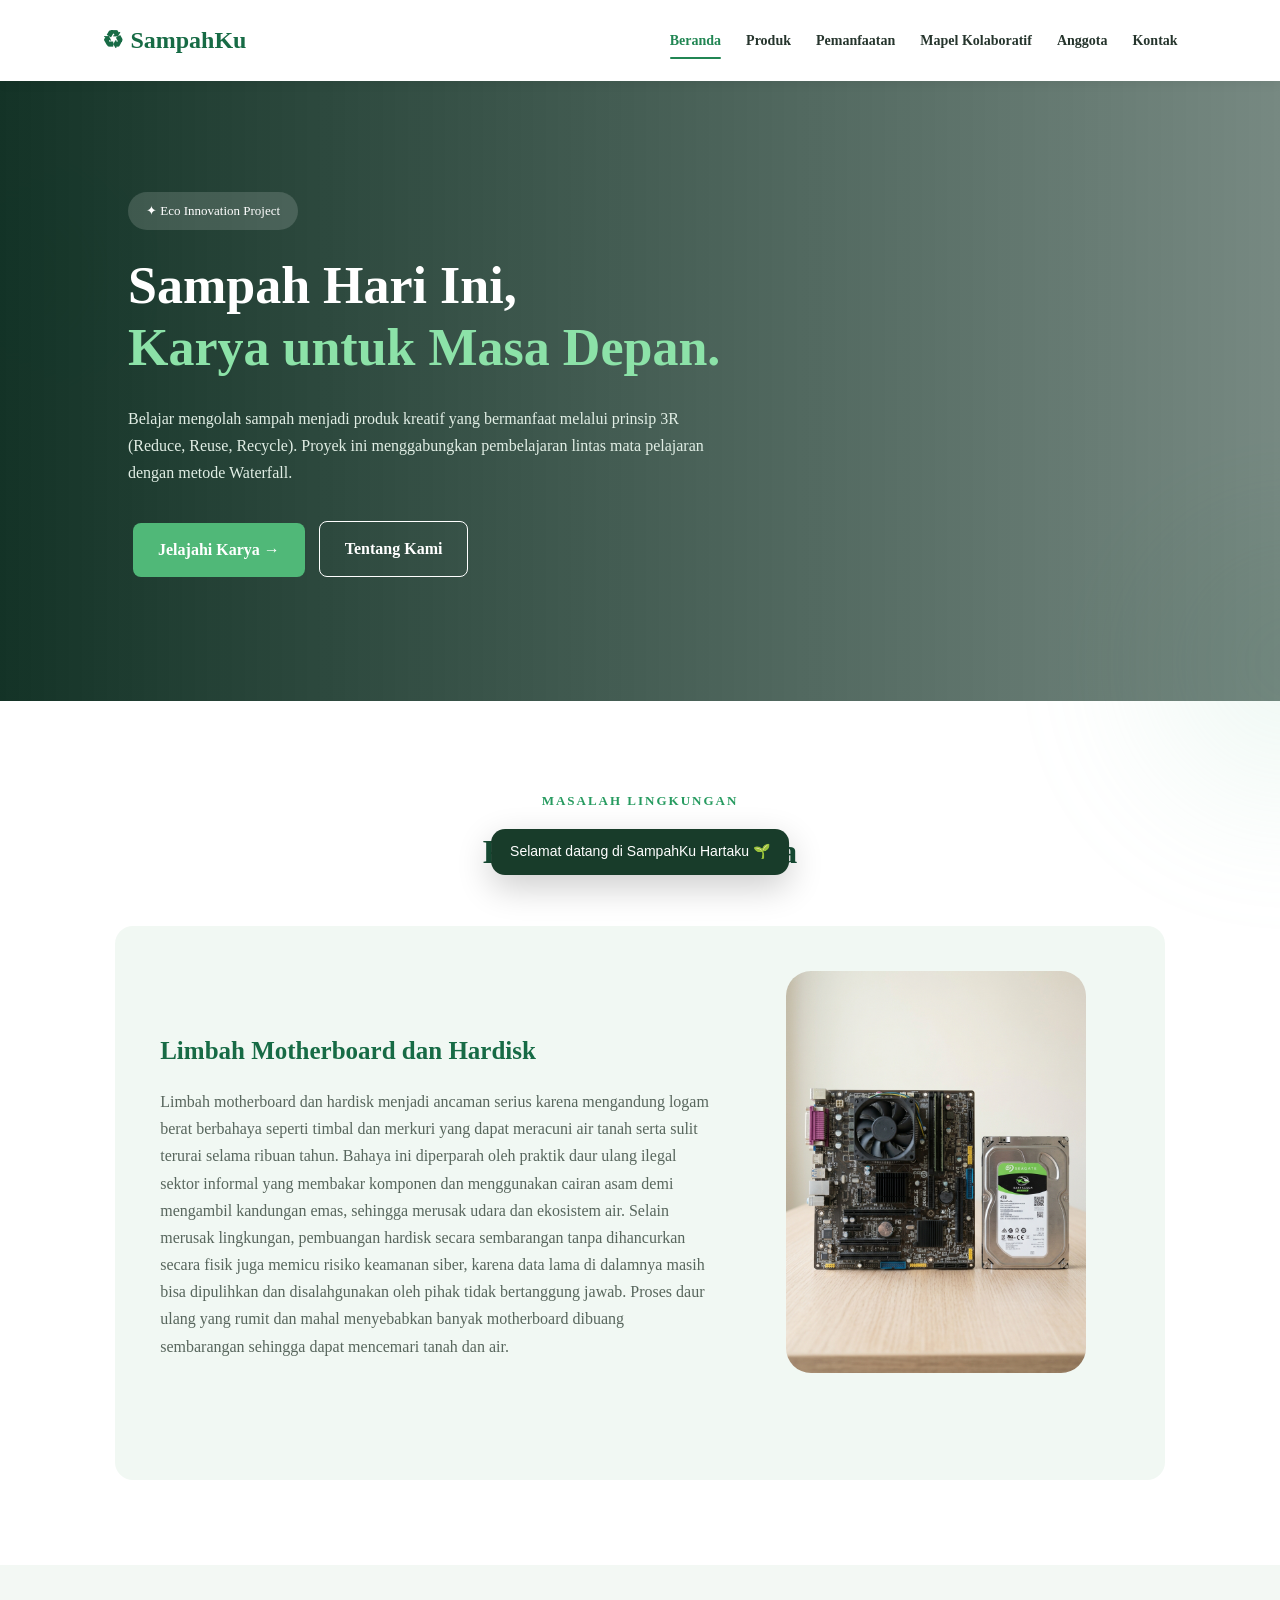
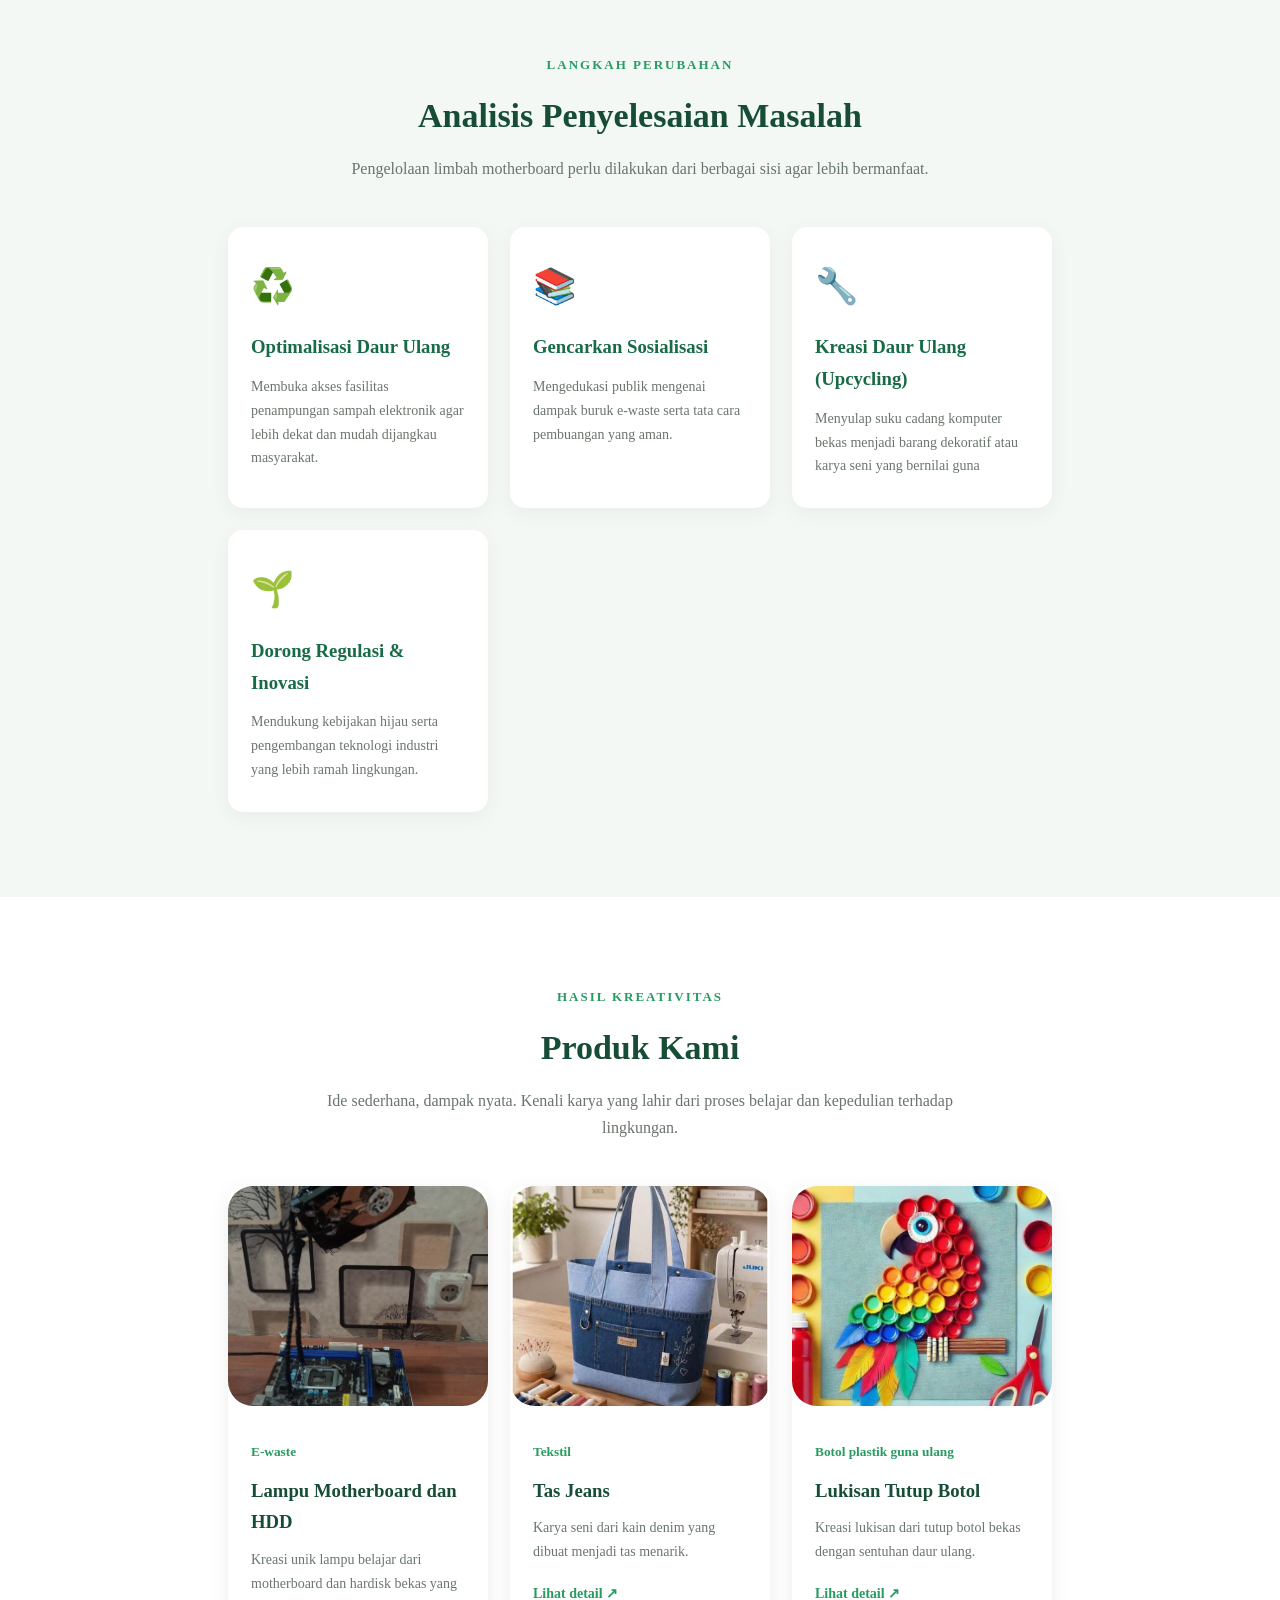
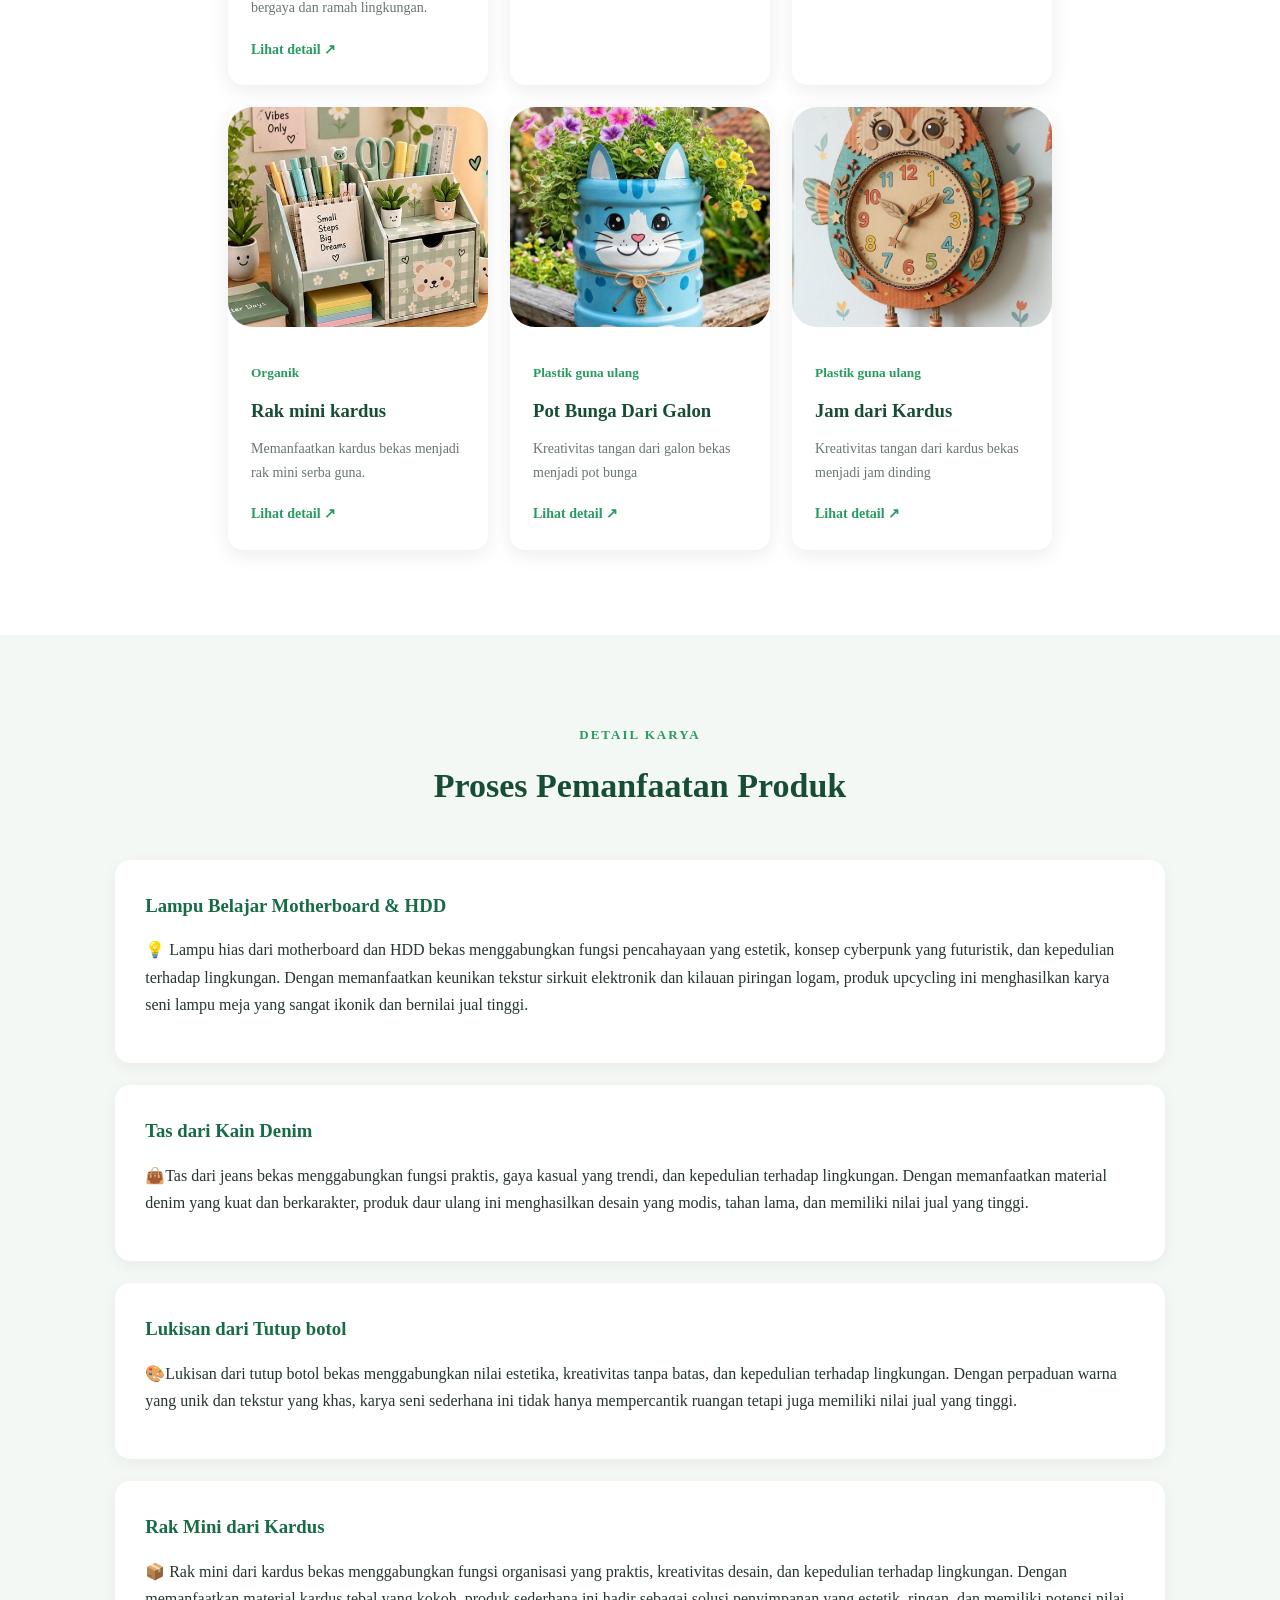
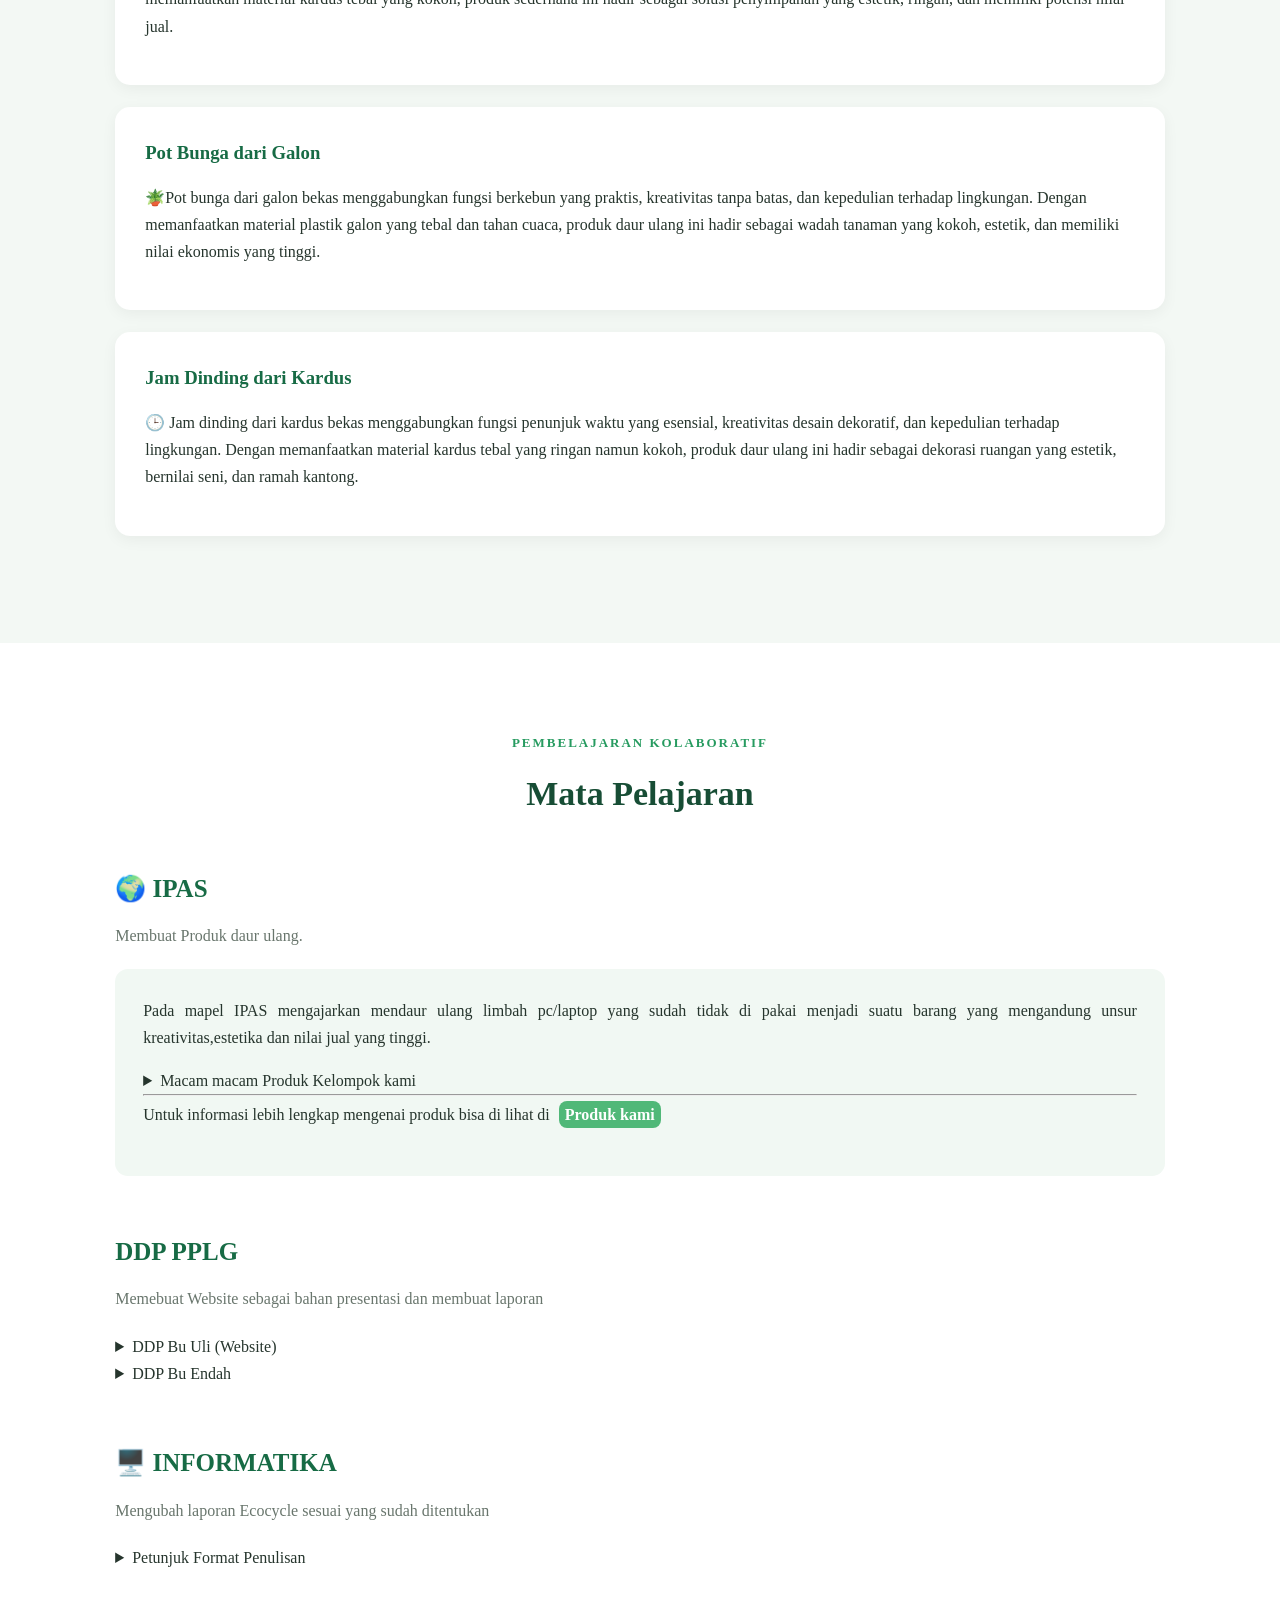
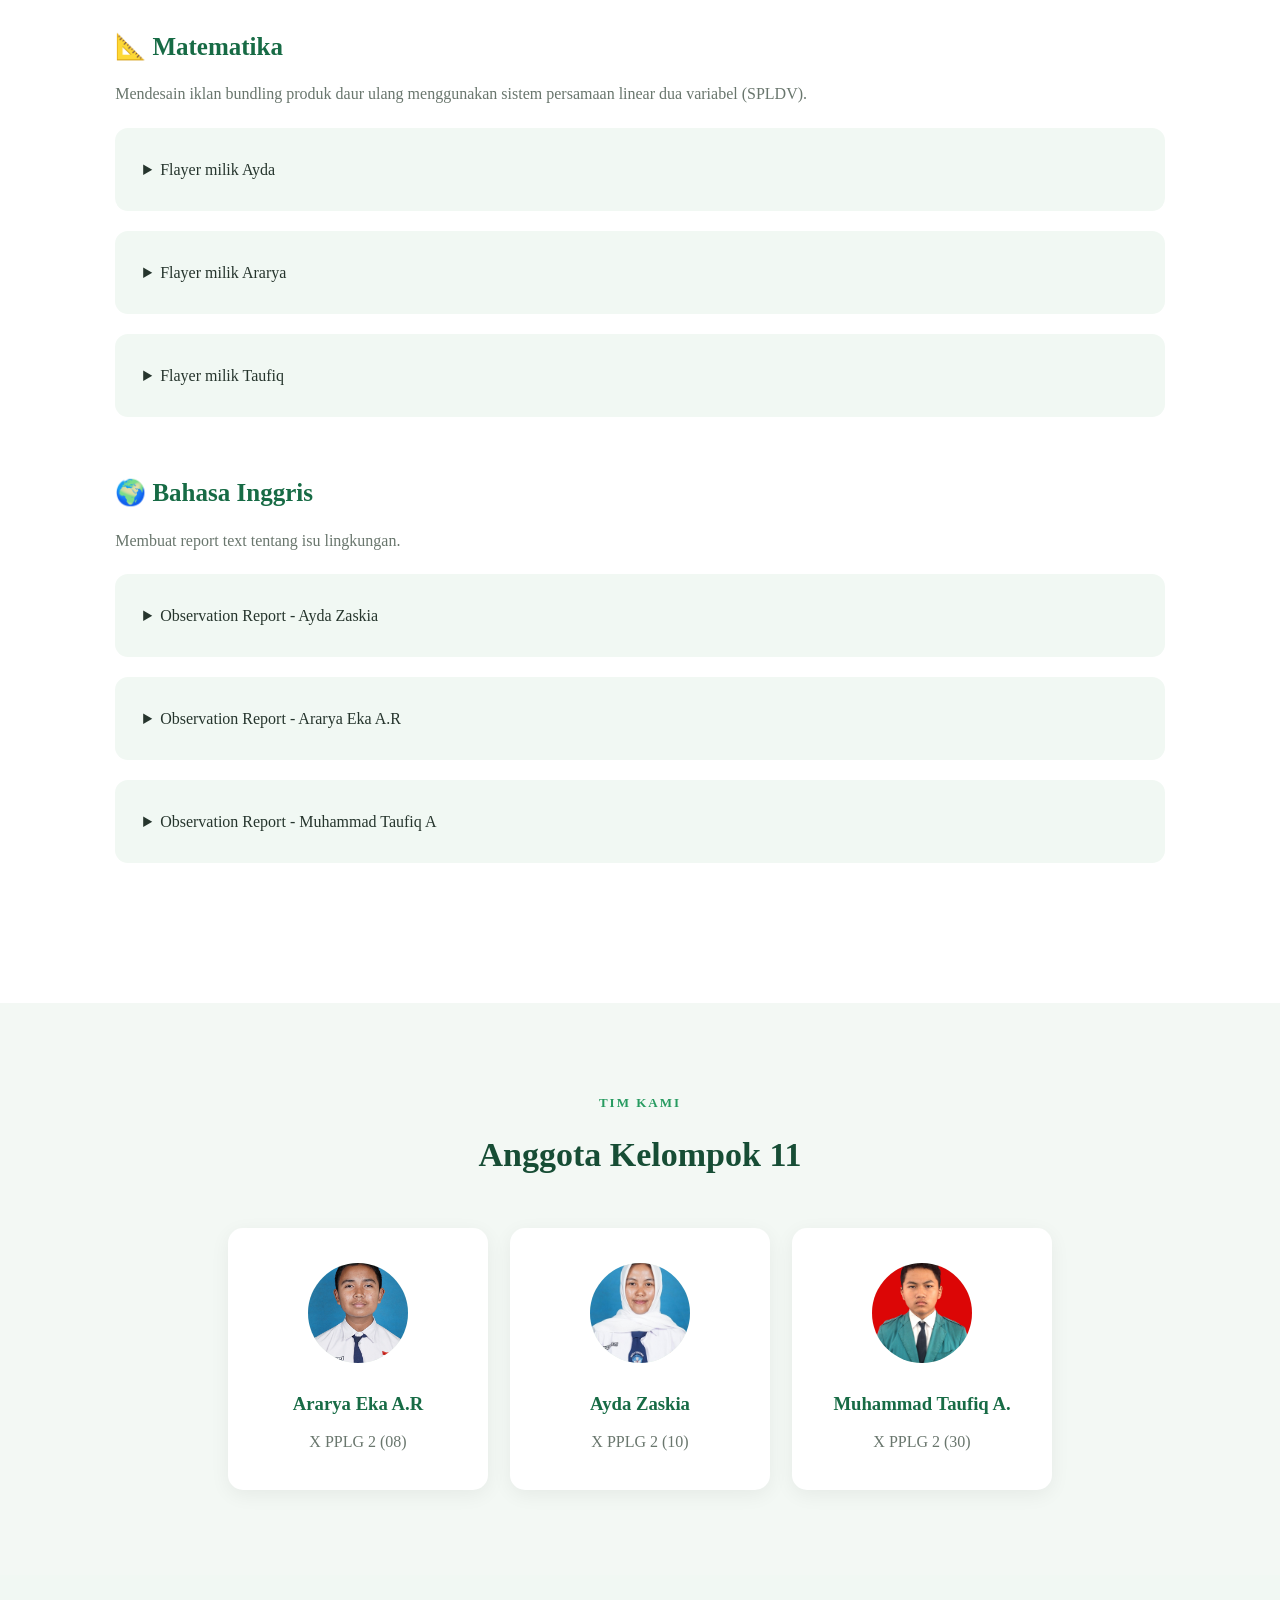
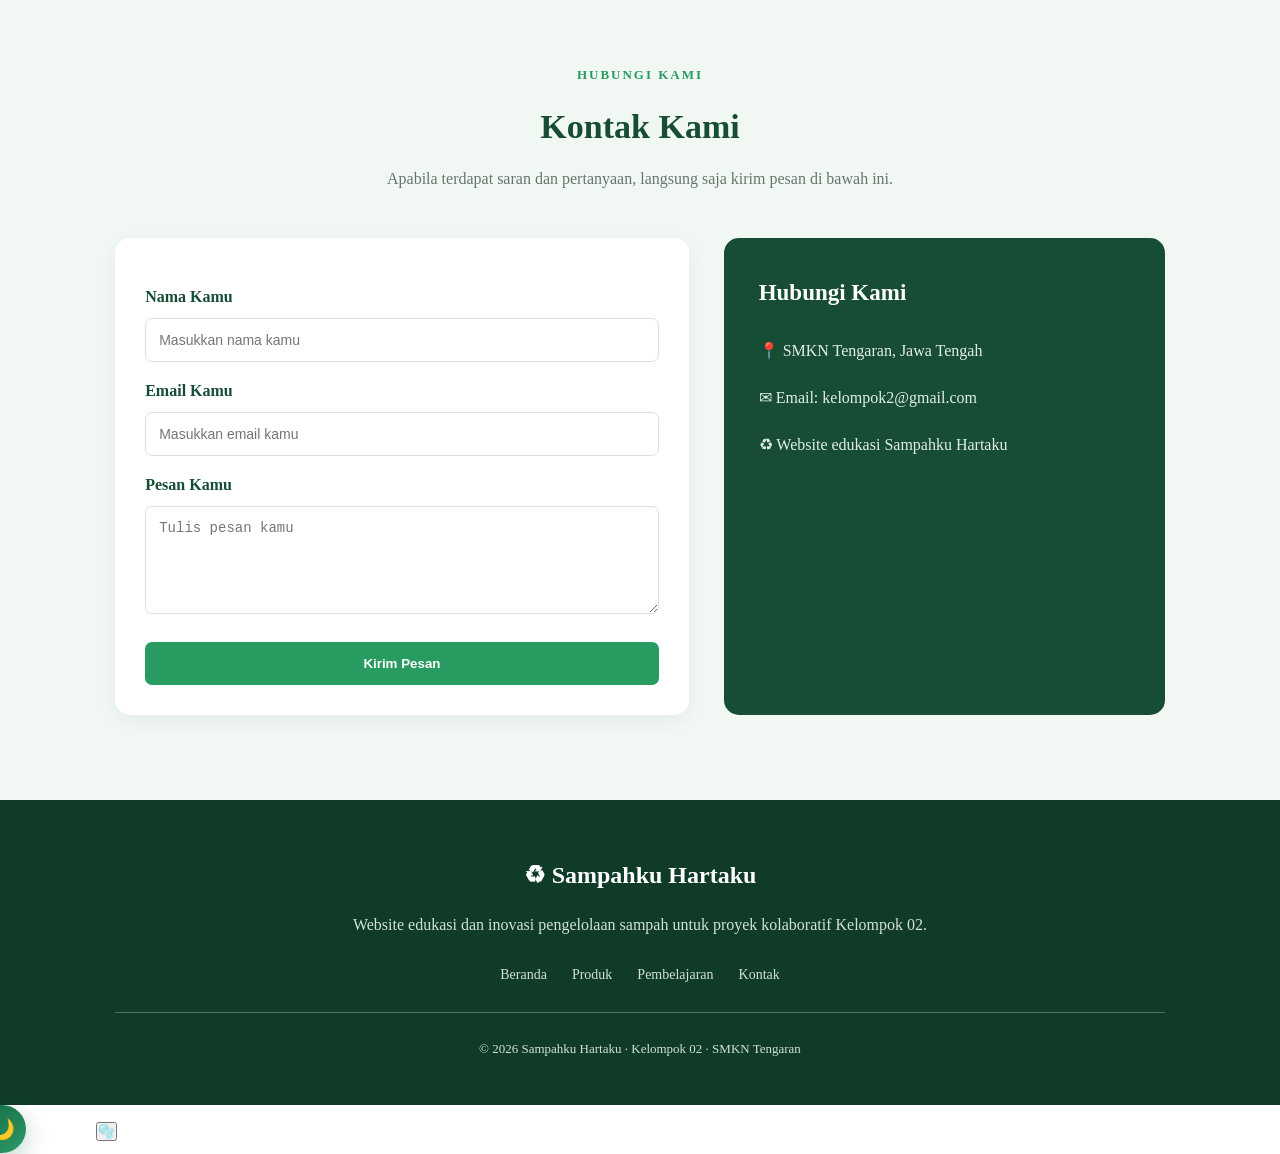
<file: index.html>
<!DOCTYPE html>
<html lang="id">
<head>
    <meta charset="UTF-8">
    <meta name="viewport" content="width=device-width, initial-scale=1.0">
    <title>Sampahku Hartaku - Kelompok 11</title>
    <link rel="stylesheet" href="style.css">
</head>
<body>

<!-- NAVBAR -->
<header class="navbar">
    <a href="#beranda" class="logo">♻ SampahKu</a>

    <nav>
        <a href="#beranda">Beranda</a>
        <a href="#produk">Produk</a>
        <a href="#pemanfaatan">Pemanfaatan</a>
        <a href="#mapel">Mapel Kolaboratif</a>
        <a href="#anggota">Anggota</a>
        <a href="#kontak">Kontak</a>
    </nav>
</header>

<!-- HERO -->
<section class="hero" id="beranda">
    <div class="hero-content">
        <span class="tag">✦ Eco Innovation Project</span>

        <h1>Sampah Hari Ini,<br>
        <span>Karya untuk Masa Depan.</span></h1>

        <p>
            Belajar mengolah sampah menjadi produk kreatif
            yang bermanfaat melalui prinsip 3R
            (Reduce, Reuse, Recycle). Proyek ini
            menggabungkan pembelajaran lintas mata
            pelajaran dengan metode Waterfall.
        </p>

        <a href="#produk" class="btn">Jelajahi Karya →</a>
        <a href="#anggota" class="btn btn-outline">Tentang Kami</a>
    </div>
</section>

<!-- PERMASALAHAN -->
<section class="section" id="tentang">
    <div class="section-title">
        <span>Masalah Lingkungan</span>
        <h2>Permasalahan Utama</h2>
    </div>

    <div class="problem">
        <div>
            <h3>Limbah Motherboard dan Hardisk</h3>
            <p>
                Limbah motherboard dan hardisk menjadi ancaman serius karena mengandung logam berat berbahaya seperti timbal dan merkuri yang dapat meracuni air tanah serta sulit terurai selama ribuan tahun. Bahaya ini diperparah oleh praktik daur ulang ilegal sektor informal yang membakar komponen dan menggunakan cairan asam demi mengambil kandungan emas, sehingga merusak udara dan ekosistem air. Selain merusak lingkungan, pembuangan hardisk secara sembarangan tanpa dihancurkan secara fisik juga memicu risiko keamanan siber, karena data lama di dalamnya masih bisa dipulihkan dan disalahgunakan oleh pihak tidak bertanggung jawab.

                Proses daur ulang yang rumit dan mahal menyebabkan banyak motherboard dibuang sembarangan sehingga dapat mencemari tanah dan air.
            </p>
           
        </div>
        <div class="problem-icon"><img src="picts/Gemini_Generated_Image_3w2pa03w2pa03w2p.jpeg" width="300"></div>
    </div>
</section>

<!-- SOLUSI -->
<section class="section solution">
    <div class="section-title">
        <span>Langkah Perubahan</span>
        <h2>Analisis Penyelesaian Masalah</h2>
        <p>
            Pengelolaan limbah motherboard perlu dilakukan
            dari berbagai sisi agar lebih bermanfaat.
        </p>
    </div>

    <div class="grid">
        <div class="card">
            <div class="icon">♻️</div>
            <h3>Optimalisasi Daur Ulang</h3>
            <p>
                Membuka akses fasilitas penampungan sampah 
                elektronik agar lebih dekat dan mudah dijangkau masyarakat.
            </p>
        </div>

        <div class="card">
            <div class="icon">📚</div>
            <h3>Gencarkan Sosialisasi</h3>
            <p>
               Mengedukasi publik mengenai dampak buruk
                e-waste serta tata cara pembuangan yang aman.
            </p>
        </div>

        <div class="card">
            <div class="icon">🔧</div>
            <h3>Kreasi Daur Ulang (Upcycling)</h3>
            <p>
                Menyulap suku cadang komputer bekas menjadi
                 barang dekoratif atau karya seni yang bernilai guna
            </p>
        </div>

        <div class="card">
            <div class="icon">🌱</div>
            <h3>Dorong Regulasi & Inovasi</h3>
            <p>
                Mendukung kebijakan hijau serta pengembangan
                 teknologi industri yang lebih ramah lingkungan.
            </p>
        </div>
    </div>
</section>

<!-- PRODUK -->
<section class="section" id="produk">
    <div class="section-title">
        <span>Hasil Kreativitas</span>
        <h2>Produk Kami</h2>
        <p>
            Ide sederhana, dampak nyata.
            Kenali karya yang lahir dari proses belajar
            dan kepedulian terhadap lingkungan.
        </p>
    </div>

    <div class="grid product-grid">

        <div class="product-card">
            <img src="picts/LAMPU.jpeg"
                 alt="Komponen elektronik">
            <div class="product-info">
                <small>E-waste</small>
                <h3>Lampu Motherboard dan HDD</h3>
                <p>
                    Kreasi unik lampu belajar dari motherboard dan hardisk
                    bekas yang bergaya dan ramah lingkungan.
                </p>
                <a href="lampu.html">Lihat detail ↗</a>
            </div>
        </div>

        <div class="product-card">
            <img src="picts/TAS.jpeg"
                 alt="Kerajinan kain">
            <div class="product-info">
                <small>Tekstil</small>
                <h3>Tas Jeans</h3>
                <p>
                    Karya seni dari kain denim yang
                    dibuat menjadi tas menarik.
                </p>
                <a href="tas.html">Lihat detail ↗</a>
            </div>
        </div>

        <div class="product-card">
            <img src="picts/LUKISAN.jpg"
                 alt="Botol plastik">
            <div class="product-info">
                <small>Botol plastik guna ulang</small>
                <h3>Lukisan Tutup Botol</h3>
                <p>
                    Kreasi lukisan dari tutup botol bekas
                    dengan sentuhan daur ulang.
                </p>
                <a href="lukisan.html">Lihat detail ↗</a>
            </div>
        </div>

        <div class="product-card">
            <img src="picts/WhatsApp Image 2026-10-28 at 22.50.20.jpeg"
                 alt="Tanaman">
            <div class="product-info">
                <small>Organik</small>
                <h3>Rak mini kardus</h3>
                <p>
                    Memanfaatkan kardus bekas menjadi
                    rak mini serba guna.
                </p>
                <a href="rakmini.html">Lihat detail ↗</a>
            </div>
        </div>

        <div class="product-card">
            <img src="picts/POT.jpeg"
                 alt="Catatan proyek">
            <div class="product-info">
                <small>Plastik guna ulang</small>
                <h3>Pot Bunga Dari Galon</h3>
                <p>
                    Kreativitas tangan dari galon bekas
                    menjadi pot bunga 
                </p>
                <a href="pot.html">Lihat detail ↗</a>
            </div>
        </div>

         <div class="product-card">
            <img src="picts/JAM.jpeg"
                 alt="Catatan proyek">
            <div class="product-info">
                <small>Plastik guna ulang</small>
                <h3>Jam dari Kardus</h3>
                <p>
                    Kreativitas tangan dari kardus bekas
                    menjadi jam dinding
                </p>
                <a href="jam.html">Lihat detail ↗</a>
            </div>
        </div>

    </div>
</section>

<!-- DETAIL PRODUK -->
<section class="section solution" id="pemanfaatan">
    <div class="section-title">
        <span>Detail Karya</span>
        <h2>Proses Pemanfaatan Produk</h2>
    </div>

    <div class="detail-box">
        <h3>Lampu Belajar Motherboard & HDD</h3>
        <p>
            💡 Lampu hias dari motherboard dan HDD bekas menggabungkan fungsi pencahayaan yang estetik, konsep cyberpunk yang futuristik, dan kepedulian terhadap lingkungan. Dengan memanfaatkan keunikan tekstur sirkuit elektronik dan kilauan piringan logam, produk upcycling ini menghasilkan karya seni lampu meja yang sangat ikonik dan bernilai jual tinggi.
        </p>
    
    </div>

    <div class="detail-box" id="boneka">
        <h3>Tas dari Kain Denim</h3>
        <p>
             👜Tas dari jeans bekas menggabungkan fungsi praktis, gaya kasual yang trendi, dan kepedulian terhadap lingkungan. Dengan memanfaatkan material denim yang kuat dan berkarakter, produk daur ulang ini menghasilkan desain yang modis, tahan lama, dan memiliki nilai jual yang tinggi.
        </p>
    </div>

    <div class="detail-box" id="pensil">
        <h3>Lukisan dari Tutup botol</h3>
        <p>
              🎨Lukisan dari tutup botol bekas menggabungkan nilai estetika, kreativitas tanpa batas, dan kepedulian terhadap lingkungan. Dengan perpaduan warna yang unik dan tekstur yang khas, karya seni sederhana ini tidak hanya mempercantik ruangan tetapi juga memiliki nilai jual yang tinggi.
        </p>
    </div>

    <div class="detail-box" id="pupuk">
        <h3>Rak Mini dari Kardus</h3>
        <p>
            📦 Rak mini dari kardus bekas menggabungkan fungsi organisasi yang praktis, kreativitas desain, dan kepedulian terhadap lingkungan. Dengan memanfaatkan material kardus tebal yang kokoh, produk sederhana ini hadir sebagai solusi penyimpanan yang estetik, ringan, dan memiliki potensi nilai jual.
        </p>
    </div>

    <div class="detail-box" id="kesimpulan">
        <h3>Pot Bunga dari Galon</h3>
        <p>
           🪴Pot bunga dari galon bekas menggabungkan fungsi berkebun yang praktis, kreativitas tanpa batas, dan kepedulian terhadap lingkungan. Dengan memanfaatkan material plastik galon yang tebal dan tahan cuaca, produk daur ulang ini hadir sebagai wadah tanaman yang kokoh, estetik, dan memiliki nilai ekonomis yang tinggi.
        </p>
    </div>

     <div class="detail-box" id="kesimpulan">
        <h3>Jam Dinding dari Kardus</h3>
        <p>
          🕒 Jam dinding dari kardus bekas menggabungkan fungsi penunjuk waktu yang esensial, kreativitas desain dekoratif, dan kepedulian terhadap lingkungan. Dengan memanfaatkan material kardus tebal yang ringan namun kokoh, produk daur ulang ini hadir sebagai dekorasi ruangan yang estetik, bernilai seni, dan ramah kantong.
        </p>
    </div>
</section>

<!-- MAPEL -->
<section class="section" id="mapel">
    <div class="section-title">
        <span>Pembelajaran Kolaboratif</span>
        <h2>Mata Pelajaran</h2>
    </div>

    <!-- IPAS -->
    <div class="subject">
        <h3> 🌍 IPAS</h3>
        <p>
            Membuat Produk daur ulang.
        </p>

        <div class="report">
                <p>Pada mapel IPAS mengajarkan mendaur ulang limbah pc/laptop yang sudah tidak di pakai menjadi suatu barang yang mengandung unsur kreativitas,estetika dan nilai jual yang tinggi.
                </p>

                <details>
                    <summary>Macam macam Produk Kelompok kami</summary>
                    <p>
                        <div class="grid product-grid">

                            <div class="product-card">
                                <img src="picts/LAMPU.jpeg"
                                    alt="Komponen elektronik">
                                <div class="product-info">
                                    <h3>Lampu Motherboard dan HDD</h3>
                                </div>
                            </div>

                            <div class="product-card">
                                <img src="picts/TAS.jpeg"
                                    alt="Kerajinan kain">
                                <div class="product-info">
                                    <h3>Tas Jeans</h3>
                                </div>
                            </div>

                            <div class="product-card">
                                <img src="picts/LUKISAN.jpg"
                                    alt="Botol plastik">
                                <div class="product-info">
                                    <h3>Lukisan Tutup Botol</h3>
                                </div>
                            </div>

                            <div class="product-card">
                                <img src="picts/WhatsApp Image 2026-10-28 at 22.50.20.jpeg"
                                    alt="Tanaman">
                                <div class="product-info">
                                    <h3>Rak mini kardus</h3>
                                </div>
                            </div>

                            <div class="product-card">
                                <img src="picts/POT.jpeg"
                                    alt="Catatan proyek">
                                <div class="product-info">
                                    <h3>Pot Bunga Dari Galon</h3>
                                </div>
                            </div>

                            <div class="product-card">
                                <img src="picts/JAM.jpeg"
                                    alt="Catatan proyek">
                                <div class="product-info">
                                    <h3>Jam dari Kardus</h3>
                                </div>
                            </div>
                        </div>
                    </p>
                </details>
                <hr>
                
                <p>
                    Untuk informasi lebih lengkap mengenai produk bisa di lihat di <a href="#produk" class="teks">Produk kami</a>
                </p>
        </div>  
    </div>


    <!-- DDP PPLG -->
    <div class="subject">
        <h3>DDP PPLG</h3>
        <p>Memebuat Website sebagai bahan presentasi dan membuat laporan </p>

        <div>
            <div>
                <details>
                    <summary>DDP Bu Uli (Website)</summary>
                    <p> 
                        Membuat Website untuk presentasi menggunakan HTML+CSS
                        <div>
                            <ul>
                                <li>HTML
                                    <img src="picts/Screenshot 2026-11-09 131145.png" width="400">
                                </li>
                                <li>CSS
                                    <img src="picts/Screenshot 2026-11-10 113857.png" width="400">
                                </li>
                                <li>Hasil
                                    <img src="picts/Screenshot 2026-11-10 114033.png" width="400">
                                </li>
                            </ul>
                        </div>
                    </p>
                </details>
                <details>
                    <summary>DDP Bu Endah</summary>
                    <p>Membuat laporan mengenai tahapan metode SDLC</p>
                </details>
            </div>
        </div>
    </div>

    <!-- INFORMATIKA -->
    <div class="subject">
        <h3>🖥️ INFORMATIKA</h3>
        <p>Mengubah laporan Ecocycle sesuai yang sudah ditentukan</p>

        <div>
            <details>
                <summary>Petunjuk Format Penulisan</summary>
                <p>
                    <img src="picts/infor.jpeg" width="400">
                </p>
            </details>
        </div>
    </div>




    <!-- MATEMATIKA -->
    <div class="subject">
        <h3>📐 Matematika</h3>
        <p>
            Mendesain iklan bundling produk daur ulang
            menggunakan sistem persamaan linear dua variabel (SPLDV).
        </p>

        <div class="math-box">
            <details>
                <summary>Flayer milik Ayda</summary>
                <img src="picts/1.jpeg" width="300">
            <h4>Contoh Perhitungan</h4>
            <p>Misalkan:</p>
            <p>x = Smart Trah Bin</p>
            <p>y = Hiasan Pariferal </p>
           
            <h4>Persamaan Paket</h4>
            <p>2x + y= 300.000</p>
            <p>x + 2y= 550.000</p>
           

            <h4>Hasil Penyelesaian</h4>
            <p>x = Rp250.000</p>
            <p>y = Rp50.000</p>
           
            </details>
        </div>

         <div class="math-box">
            <details>
                <summary>Flayer milik Ararya</summary>
                <img src="picts/WhatsApp Image 2026-11-07 at 21.33.41.jpeg" width="300">
            <h4>Contoh Perhitungan</h4>
            <p>Misalkan:</p>
            <p>x = harga 1 Jam Dinding Daur Ulang</p>
            <p>y = harga 1 Tempat Pensil Daur Ulang</p>
           

            <h4>Persamaan Paket</h4>
            <p>x + 2y = 140.000</p>
            <p>x + y = 90.000</p>
           

            <h4>Hasil Penyelesaian</h4>
            <p>x = 40.000</p>
            <p>> y = Rp50.000</p>
           
            </details>
        </div>

         <div class="math-box">
            <details>
                <summary>Flayer milik Taufiq</summary>
                <img src="picts/222.jpeg" width="400">
            <h4>Contoh Perhitungan</h4>
            <p>Misalkan:</p>
            <p>x = Jam HDD</p>
            <p>y = Robot</p>
           
            <h4>Persamaan Paket</h4>
            <p>x + 2y = 285.000</p>
            <p>2x + y = 270.000</p>
          
            <h4>Hasil Penyelesaian</h4>
            <p>x = Rp85.000</p>
            <p>y = Rp100.000</p>
            
            </details>
        </div>

       
    </div>

    <!-- BAHASA INGGRIS -->
    <div class="subject">
        <h3>🌍 Bahasa Inggris</h3>
        <p>
            Membuat report text tentang isu lingkungan.
        </p>

        <div class="report">
            <details>
                <summary>Observation Report - Ayda Zaskia</summary>
                    <p style="text-align: center;">Breathing New Life into Laptop and PC Waste
                    </p>
           
                    <p>
                       Laptop and PC waste, commonly known as e-waste, refers to broken or unused electronic components that often end up neglected in trash bins. Items like old hard drives, motherboards, and cables contain hazardous materials that can damage the soil ecosystem if left buried. Fortunately, there is an exciting way to overcome this issue through upcycling—repurposing these discarded electronic parts into home decorations that are not only beautiful but also functional.
                    </p>
                    <p>
                       This creative journey begins when dead pieces of hard disks and motherboards are magically transformed into a stunning, futuristic cyberpunk-styled decorative lamp. When the lamp is turned on, the glow reflects off the metallic sheen of the hard drive disc and blends with the intricate circuit patterns of the motherboard, creating a unique and captivating visual effect. Placing this lamp in a child's bedroom or a study room instantly brings a cozy warmth to the space, serving as living proof that what was once considered trash can become high-quality art.
                    </p>
                    <p>
                      The crafting process itself turns into a fun DIY (Do It Yourself) creative adventure at home. By gathering simple tools and materials like pliers, a soldering iron, a screwdriver, glue, wire, wood, and a 5V LED strip light, the secret behind the lamp begins to take shape. The LED strip is neatly attached around the hard drive frame and carefully soldered at the edges and center onto a wooden base. Once wire supports are tightly secured on the left and right to hold the computer components in place, all the wiring is wrapped neatly with black electrical tape for safety before testing it in a power outlet.
                    </p>
                    <p>
                       Surprisingly, this eco-friendly creative project also holds promising business potential from an economic standpoint. Creating this highly artistic lamp from secondhand components is an excellent way to start a low-budget, green business. Thanks to its unique and aesthetic design, the finished lamp attracts many tech enthusiasts and interior decor lovers, allowing the crafter to successfully market the product and earn a steady net profit from each unique piece sold
                    </p>
            </details>
        </div>

         <div class="report">
            <details>
                <summary>Observation Report - Ararya Eka A.R</summary>
                    <p style="text-align: center;">Lamp from HDD and Motherboard</p>
           
                    <p>
                       A lamp made from an HDD and motherboard is a creative product that uses unused electronic components. The main materials are a hard disk drive (HDD), a motherboard, a 5V LED light, wire, and cable. Other materials include glue and white and black tape. This product has a unique futuristic and industrial design, making it suitable as a decoration for a bedroom or workspace.
                    </p>
                    <p>
                       The lamp is made using several tools, such as pliers, a soldering iron, a screwdriver, and a hammer. The HDD is used as the main part of the lamp, while the motherboard is used as a supporting part. The 5V LED light is installed inside the HDD to produce light. Wires and cables are used to connect the LED and other components, while glue and tape help secure the parts.
                    </p>
                    <p>
                       The process starts by installing the 5V LED light inside the HDD. The wires are then connected and soldered using a soldering iron. Pliers are used to shape and cut the wire, while a screwdriver is used to open or tighten parts of the HDD. The motherboard and HDD are arranged according to the desired design, and glue, tape, and cables are used to make the structure stronger and neater. A hammer can also be used when necessary during the assembly process.
                    </p>
                    <p>
                        This lamp has several benefits as a decorative and functional product. It can be used as a unique lamp for a bedroom, workspace, or other room. The product also gives old electronic components a new purpose and helps reduce electronic waste. By combining creativity and used materials, an unused HDD and motherboard can be transformed into a useful product with aesthetic and economic value.
                    </p>
            </details>
        </div>

         <div class="report">
            <details>
                <summary>Observation Report - Muhammad Taufiq A</summary>
                    <p style="text-align: center;"> Decorative Lamp from Hard Drive and Motherboard</p>
           
                    <p>
                       A decorative lamp made from a hard drive and motherboard is a handicraft product that transforms used electronic components into a useful and artistic decoration. This product uses an old hard drive as its main component and a motherboard as its base or support. It has a unique design that shows the internal parts of the hard drive and uses a 5V LED light as its lighting source.
                    </p>
                    <p>
                        The materials used to make this product include a hard drive, motherboard, 5V LED light, cables, wire, wood, glue, and electrical tape. The tools needed are pliers, a soldering iron, and a screwdriver. The manufacturing process begins by installing the LED strip inside the hard drive, soldering the necessary components, attaching the components to the support, and connecting the cables until the lamp works properly.
                    </p>
                    <p>
                       Based on the observation, this product has a distinctive appearance because it combines used electronic components with LED lighting, creating a modern and futuristic decoration. Besides functioning as a decorative lamp, it can also be used to decorate bedrooms or study rooms. Reusing these electronic components helps reduce electronic waste and encourages creativity in making recycled products.
                    </p>
                    <p>
                        In terms of economic value, the used motherboard costs approximately Rp50,000, while the hard drive costs Rp20,000. The product is sold for Rp90,000, with an estimated profit of Rp20,000. Therefore, this decorative lamp is an example of how electronic waste can be transformed into a creative product with functional, aesthetic, and economic value
                    </p>
            </details>
        </div>
    </div>
</section>

<!-- ANGGOTA -->
<section  class="section solution" id="anggota">
    <div style="text-align: center;" class="section-title">
        <span>Tim Kami</span>
        <h2>Anggota Kelompok 11</h2>
    </div>
    <div class="grid">
        <div class="member">
            <div class="member-icon">
                <img src="picts/ararya.jpeg" alt="Ararya">
            </div>
            <h3>Ararya Eka A.R</h3>
            <p>X PPLG 2 (08)</p>
        </div>
        <div class="member">
            <div class="member-icon">
                <img src="picts/aydazs.jpeg" alt="Ayda">
            </div>
            <h3>Ayda Zaskia</h3>
            <p>X PPLG 2 (10)</p>

        </div>
        
        <div class="member">
            <div class="member-icon">
              <img src="picts/taufiq.jpeg" alt="Taufiq">
            </div>
            <h3>Muhammad Taufiq A.</h3>
            <p>X PPLG 2 (30)</p>
        </div>
    </div>
</section>

<!-- KONTAK -->
<section class="section contact" id="kontak">
    <div class="section-title">
        <span>Hubungi Kami</span>
        <h2>Kontak Kami</h2>
        <p>
            Apabila terdapat saran dan pertanyaan,
            langsung saja kirim pesan di bawah ini.
        </p>
    </div>

    <div class="contact-container">
        <form>
            <label>Nama Kamu</label>
            <input type="text" placeholder="Masukkan nama kamu">

            <label>Email Kamu</label>
            <input type="email" placeholder="Masukkan email kamu">

            <label>Pesan Kamu</label>
            <textarea rows="5" placeholder="Tulis pesan kamu"></textarea>

            <button type="button">Kirim Pesan</button>
        </form>

        <div class="contact-info">
            <h3>Hubungi Kami</h3>
            <p>📍 SMKN Tengaran, Jawa Tengah</p>
            <p>✉ Email: kelompok2@gmail.com</p>
            <p>♻ Website edukasi Sampahku Hartaku</p>
        </div>
    </div>
</section>

<!-- FOOTER -->
<footer>
    <h2>♻ Sampahku Hartaku</h2>
    <p>
        Website edukasi dan inovasi pengelolaan sampah
        untuk proyek kolaboratif Kelompok 02.
    </p>

    <div class="footer-links">
        <a href="#beranda">Beranda</a>
        <a href="#produk">Produk</a>
        <a href="#mapel">Pembelajaran</a>
        <a href="#kontak">Kontak</a>
    </div>

    <hr>

    <p class="copyright">
        © 2026 Sampahku Hartaku · Kelompok 02 · SMKN Tengaran
    </p>
</footer>
<script src="script.js"></script>
</body>
</html>
</file>
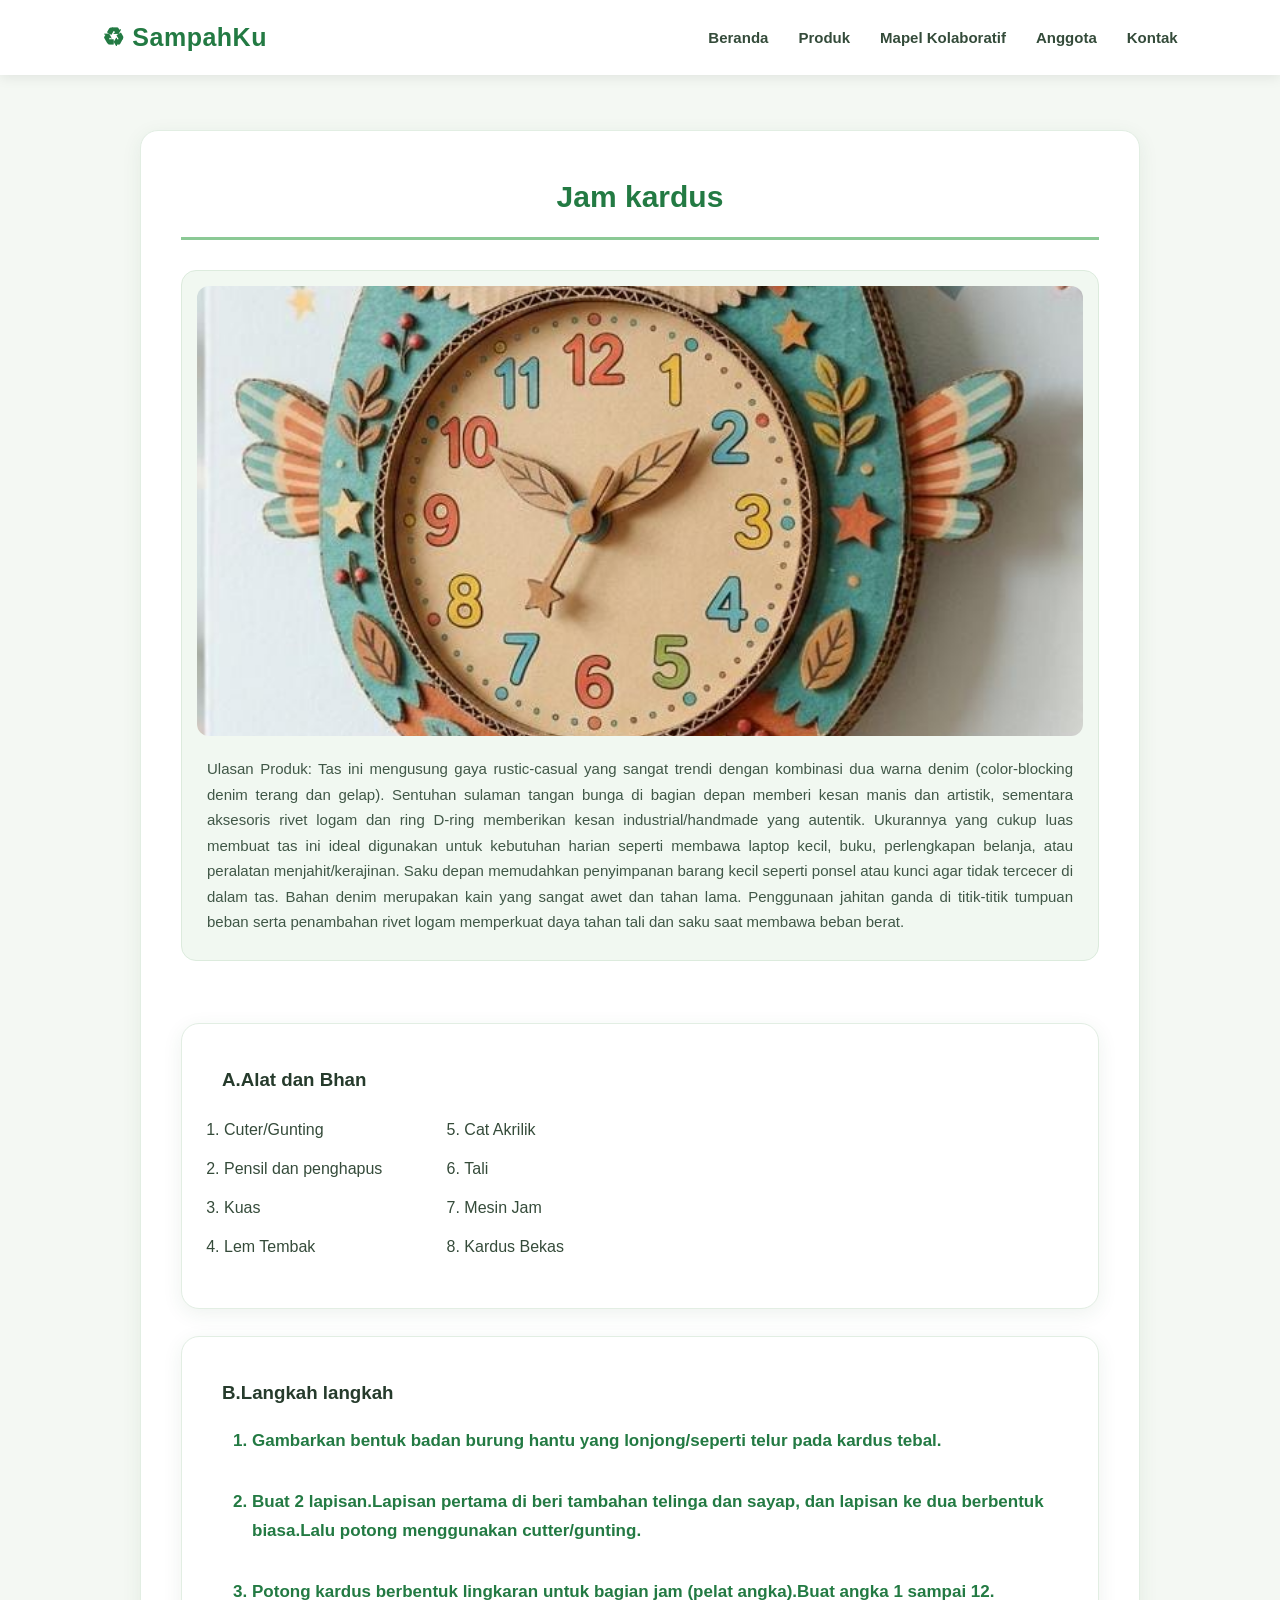
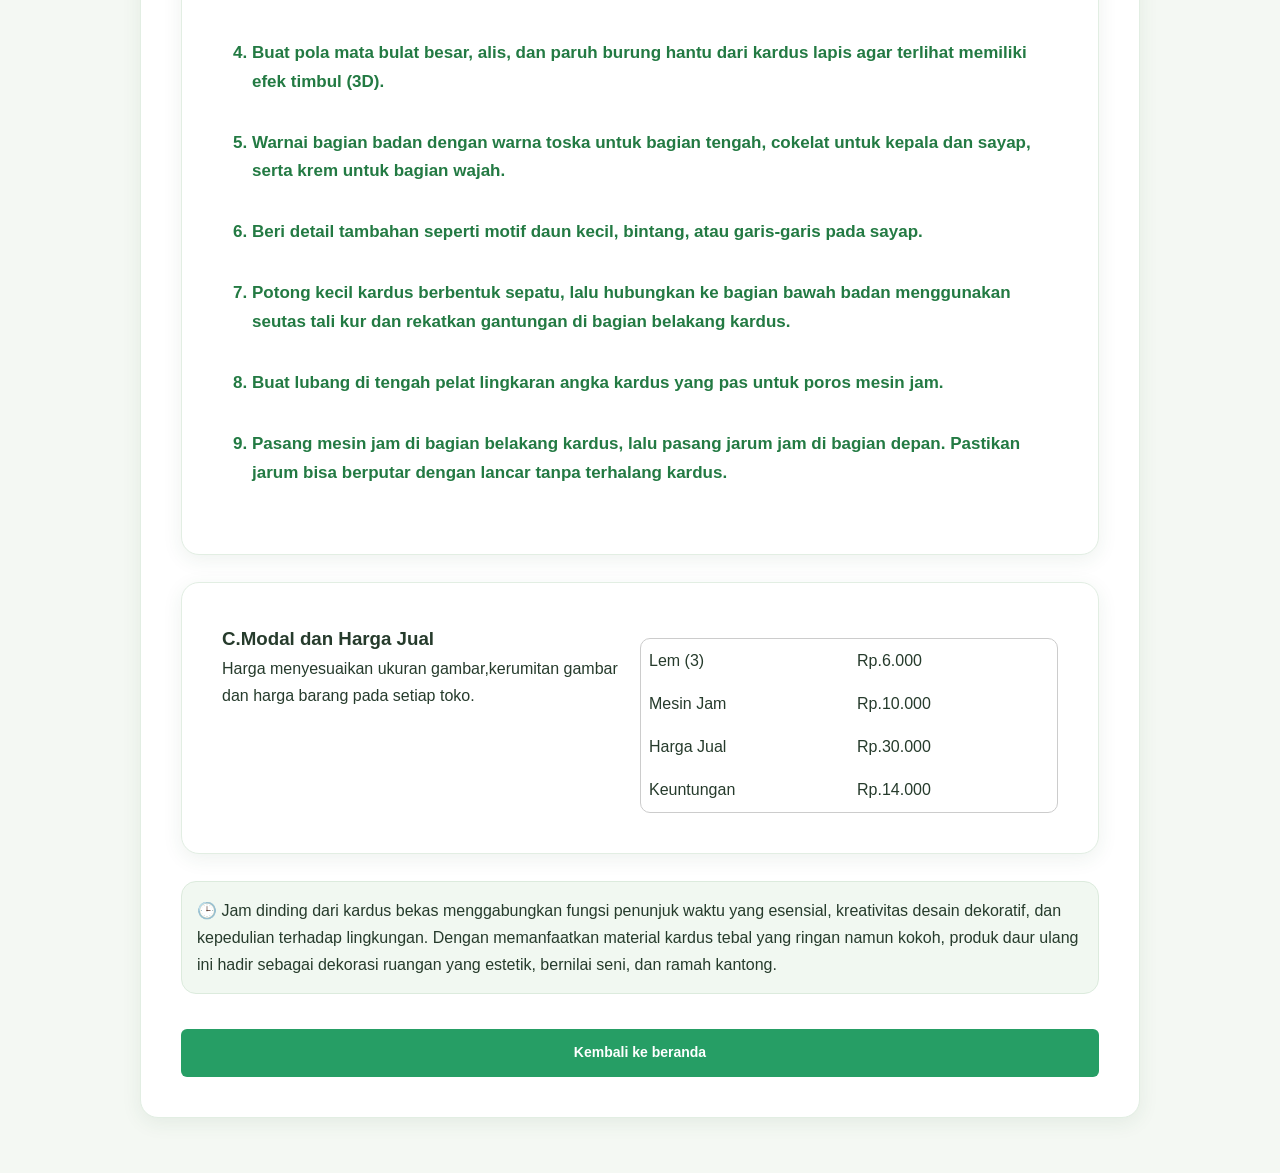
<file: jam.html>
<!DOCTYPE html>
<html lang="en">
<head>
    <meta charset="UTF-8">
    <meta name="viewport" content="width=device-width, initial-scale=1.0">
    <title>Document</title>
    <link rel="stylesheet" href="tas.css">
</head>
<body>
    <header class="navbar">
         <a href="index.html#beranda" class="logo">♻ SampahKu</a>

        <nav>
        <a href="index.html#beranda">Beranda</a>
        <a href="index.html#produk">Produk</a>
        <a href="index.html#mapel">Mapel Kolaboratif</a>
        <a href="index.html#anggota">Anggota</a>
        <a href="index.html#kontak">Kontak</a>
         </nav>
    </header>

    <main>
        <div>
            <section>
                <h2 style="text-align: center;">Jam kardus</h2>
                 <figure>
                     <img src="picts/JAM.jpeg" width="350%">
                     <figcaption>
                        Ulasan Produk:

                        Tas ini mengusung gaya rustic-casual yang sangat trendi dengan kombinasi dua warna denim (color-blocking denim terang dan gelap). Sentuhan sulaman tangan bunga di bagian depan memberi kesan manis dan artistik, sementara aksesoris rivet logam dan ring D-ring memberikan kesan industrial/handmade yang autentik. Ukurannya yang cukup luas membuat tas ini ideal digunakan untuk kebutuhan harian seperti membawa laptop kecil, buku, perlengkapan belanja, atau peralatan menjahit/kerajinan. Saku depan memudahkan penyimpanan barang kecil seperti ponsel atau kunci agar tidak tercecer di dalam tas.  Bahan denim merupakan kain yang sangat awet dan tahan lama. Penggunaan jahitan ganda di titik-titik tumpuan beban serta penambahan rivet logam memperkuat daya tahan tali dan saku saat membawa beban berat.  
                     </figcaption>
                    </figure>
                    <br>
                    <section>
                      <h3>A.Alat dan Bhan</h3>
                        <table>
                            <tr>
                                <td>
                                    <ol>
                                        <li>Cuter/Gunting</li>
                                        <li>Pensil dan penghapus</li>
                                        <li>Kuas</li>
                                        <li>Lem Tembak</li>
                                    </ol>
                                </td>

                                <td style="padding-left: 80px;">
                                    <ol start="5">
                                        <li>Cat Akrilik</li>
                                        <li>Tali</li>
                                        <li>Mesin Jam</li>
                                        <li>Kardus Bekas</li>
                                    </ol>
                                </td>
                            </tr>
                        </table>
    
                    </section> 
                    <br>
                    <section>
                        <h3>B.Langkah langkah</h3>
                            <ol type="1">
                                <li>Gambarkan bentuk badan burung hantu yang lonjong/seperti telur pada kardus tebal.</li>
                                <li>Buat 2 lapisan.Lapisan pertama di beri tambahan telinga dan sayap, dan lapisan ke dua berbentuk biasa.Lalu potong menggunakan cutter/gunting.</li>
                                <li>Potong kardus berbentuk lingkaran untuk bagian jam (pelat angka).Buat angka 1 sampai 12.</li>
                                <li>Buat pola mata bulat besar, alis, dan paruh burung hantu dari kardus lapis agar terlihat memiliki efek timbul (3D).</li>
                                <li>Warnai bagian badan dengan warna toska untuk bagian tengah, cokelat untuk kepala dan sayap, serta krem untuk bagian wajah.</li>
                                <li> Beri detail tambahan seperti motif daun kecil, bintang, atau garis-garis pada sayap.</li>
                                <li>Potong kecil kardus berbentuk sepatu, lalu hubungkan ke bagian bawah badan menggunakan seutas tali kur dan rekatkan gantungan di bagian belakang kardus. </li>
                                <li>Buat lubang di tengah pelat lingkaran angka kardus yang pas untuk poros mesin jam.</li>
                                <li>Pasang mesin jam di bagian belakang kardus, lalu pasang jarum jam di bagian depan. Pastikan jarum bisa berputar dengan lancar tanpa terhalang kardus.</li>
                            </ol>
                    </section>
                    <br>
                    <section>
                        <table style="width: 100%;" class="subject">
                              <tr>
                                    <td style="width: 50%; vertical-align: top;">
                                        <h3>C.Modal dan Harga Jual</h3>
                                        <p>Harga menyesuaikan ukuran gambar,kerumitan gambar dan harga barang pada setiap toko.</p>
                                    </td>
                                    <td style="width: 50%; vertical-align: top; padding-top: 15px;">
                                        <table class="tab">
                                            <tbody>
                                                <tr>
                                                    <td>Lem (3)</td>
                                                    <td>Rp.6.000</td>
                                                </tr>
                                                <tr>
                                                    <td>Mesin Jam</td>
                                                    <td>Rp.10.000</td>
                                                </tr>
                                                <tr>
                                                    <td>Harga Jual</td>
                                                    <td>Rp.30.000</td>
                                                </tr>
                                                <tr>
                                                <td>Keuntungan</td>
                                                <td>Rp.14.000</td>
                                                </tr>
                                            </tbody>
                                        </table>
                                    </td>
                                </tr>
                        </table>
                    </section>
                    <br>
                    <table style="width: 100%;" class="subject">
                        <p class="poli">🕒 Jam dinding dari kardus bekas menggabungkan fungsi penunjuk waktu yang esensial, kreativitas desain dekoratif, dan kepedulian terhadap lingkungan. Dengan memanfaatkan material kardus tebal yang ringan namun kokoh, produk daur ulang ini hadir sebagai dekorasi ruangan yang estetik, bernilai seni, dan ramah kantong.</p>
                   </table>

                   <a href="index.html" class="btn-kembali">Kembali ke beranda</a>

            </section>
        </div>
    </main>
</body>
</html>
</file>
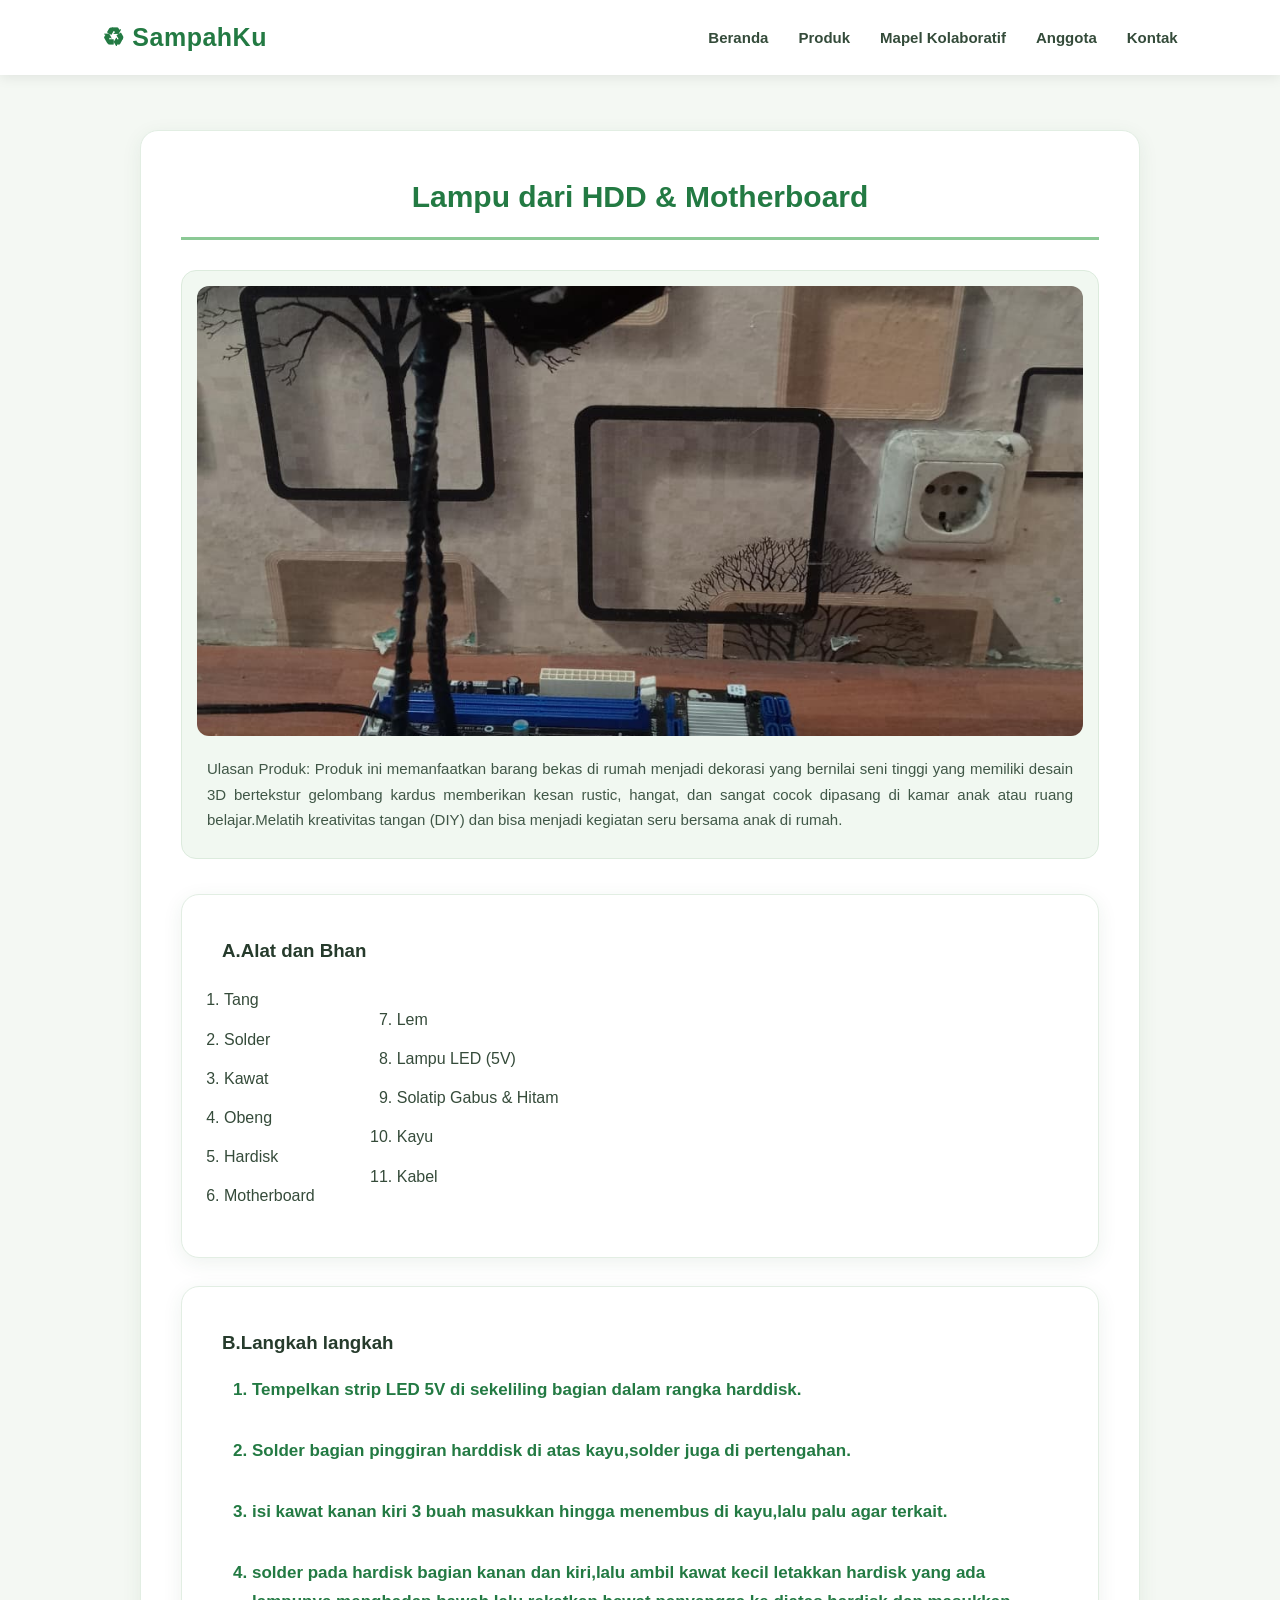
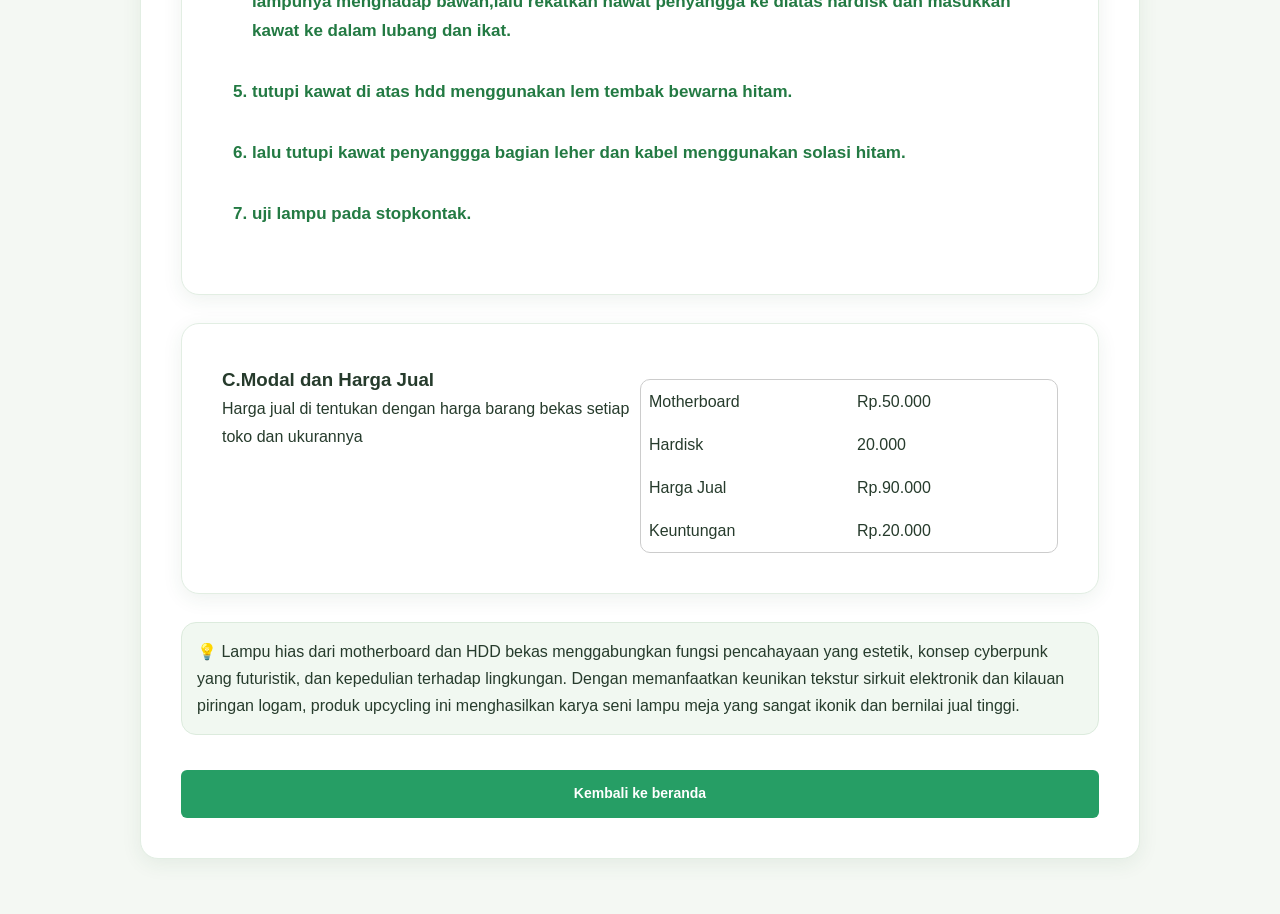
<file: lampu.html>
<!DOCTYPE html>
<html lang="en">
<head>
    <meta charset="UTF-8">
    <meta name="viewport" content="width=device-width, initial-scale=1.0">
    <title>Document</title>
    <link rel="stylesheet" href="lampu.css">
</head>
<body>
    <header class="navbar">
         <a href="index.html#beranda" class="logo">♻ SampahKu</a>

        <nav>
        <a href="index.html#beranda">Beranda</a>
        <a href="index.html#produk">Produk</a>
        <a href="index.html#mapel">Mapel Kolaboratif</a>
        <a href="index.html#anggota">Anggota</a>
        <a href="index.html#kontak">Kontak</a>
         </nav>
    </header>

    <main>
        <div>
            <section>
                <h2 style="text-align: center;">Lampu dari HDD & Motherboard</h2>
                 <figure>
                     <img src="picts/LAMPU.jpeg" width="100%">
                     <figcaption>
                        Ulasan Produk:

                        Produk ini memanfaatkan barang bekas di rumah menjadi dekorasi yang bernilai seni tinggi yang memiliki desain 3D bertekstur gelombang kardus memberikan kesan rustic, hangat, dan sangat cocok dipasang di kamar anak atau ruang belajar.Melatih kreativitas tangan (DIY) dan bisa menjadi kegiatan seru bersama anak di rumah.
                     </figcaption>
                    </figure>

                    <section>
                        <h3>A.Alat dan Bhan</h3>
                        <table>
                            <tr>
                                <td>
                                    <ol>
                                        <li>Tang</li>
                                        <li>Solder</li>
                                        <li>Kawat</li>
                                        <li>Obeng</li>
                                        <li>Hardisk</li>
                                        <li>Motherboard</li>
                                    </ol>
                                </td>

                                <td style="padding-left: 80px;">
                                    <ol start="7">
                                        <li>Lem</li>
                                        <li>Lampu LED (5V)</li>
                                        <li>Solatip Gabus & Hitam</li>
                                        <li>Kayu</li>
                                        <li>Kabel</li>
                                    </ol>
                                </td>
                            </tr>
                        </table>
                    </section> 
                    <br>
                   <section>
                        <h3>B.Langkah langkah</h3>
                            <ol type="1">
                                <li>Tempelkan strip LED 5V di sekeliling bagian dalam rangka harddisk.</li>
                                <li>Solder bagian pinggiran harddisk di atas kayu,solder juga di pertengahan.</li>
                                <li>isi kawat kanan kiri 3 buah masukkan hingga menembus di kayu,lalu palu agar terkait.</li>
                                <li>solder pada hardisk bagian kanan dan kiri,lalu ambil kawat kecil letakkan hardisk yang ada lampunya menghadap bawah,lalu rekatkan hawat penyangga ke diatas hardisk dan masukkan kawat ke dalam lubang dan ikat.</li>
                                <li>tutupi kawat di atas hdd menggunakan lem tembak bewarna hitam.</li>
                                <li>lalu tutupi kawat penyanggga bagian leher dan kabel menggunakan solasi hitam.</li>
                                <li>uji lampu pada stopkontak. </li>
                            </ol>
                       
                    </ol>
                   </section>
                   <br>
                   <section>
                    <table style="width: 100%;" class="subject">
                    <tr>
                        <td style="width: 50%; vertical-align: top;">
                          <h3>C.Modal dan Harga Jual</h3>
                          <p>Harga jual di tentukan dengan harga barang bekas setiap toko dan ukurannya</p>
                        </td>
                         <td style="width: 50%; vertical-align: top; padding-top: 15px;">
                            <table class="tab">
                                <tbody>
                                    <tr>
                                     <td>Motherboard</td>
                                     <td>Rp.50.000</td>
                                   </tr>
                                   <tr>
                                       <td>Hardisk</td>
                                       <td>20.000</td>
                                   </tr>
                                   <tr>
                                        <td>Harga Jual</td>
                                        <td>Rp.90.000</td>
                                    </tr>
                                    <tr>
                                       <td>Keuntungan</td>
                                       <td>Rp.20.000</td>
                                    </tr>
                                </tbody>
                           </table>
                        </td>
                   </tr>
                   </table>
                   </section>
                   <br>
                   <p class="poli">💡 Lampu hias dari motherboard dan HDD bekas menggabungkan fungsi pencahayaan yang estetik, konsep cyberpunk yang futuristik, dan kepedulian terhadap lingkungan. Dengan memanfaatkan keunikan tekstur sirkuit elektronik dan kilauan piringan logam, produk upcycling ini menghasilkan karya seni lampu meja yang sangat ikonik dan bernilai jual tinggi.</p>

                   <a href="index.html#beranda" class="btn-kembali">Kembali ke beranda</a>

            </section>
        </div>
    </main>
</body>
</html>
</file>
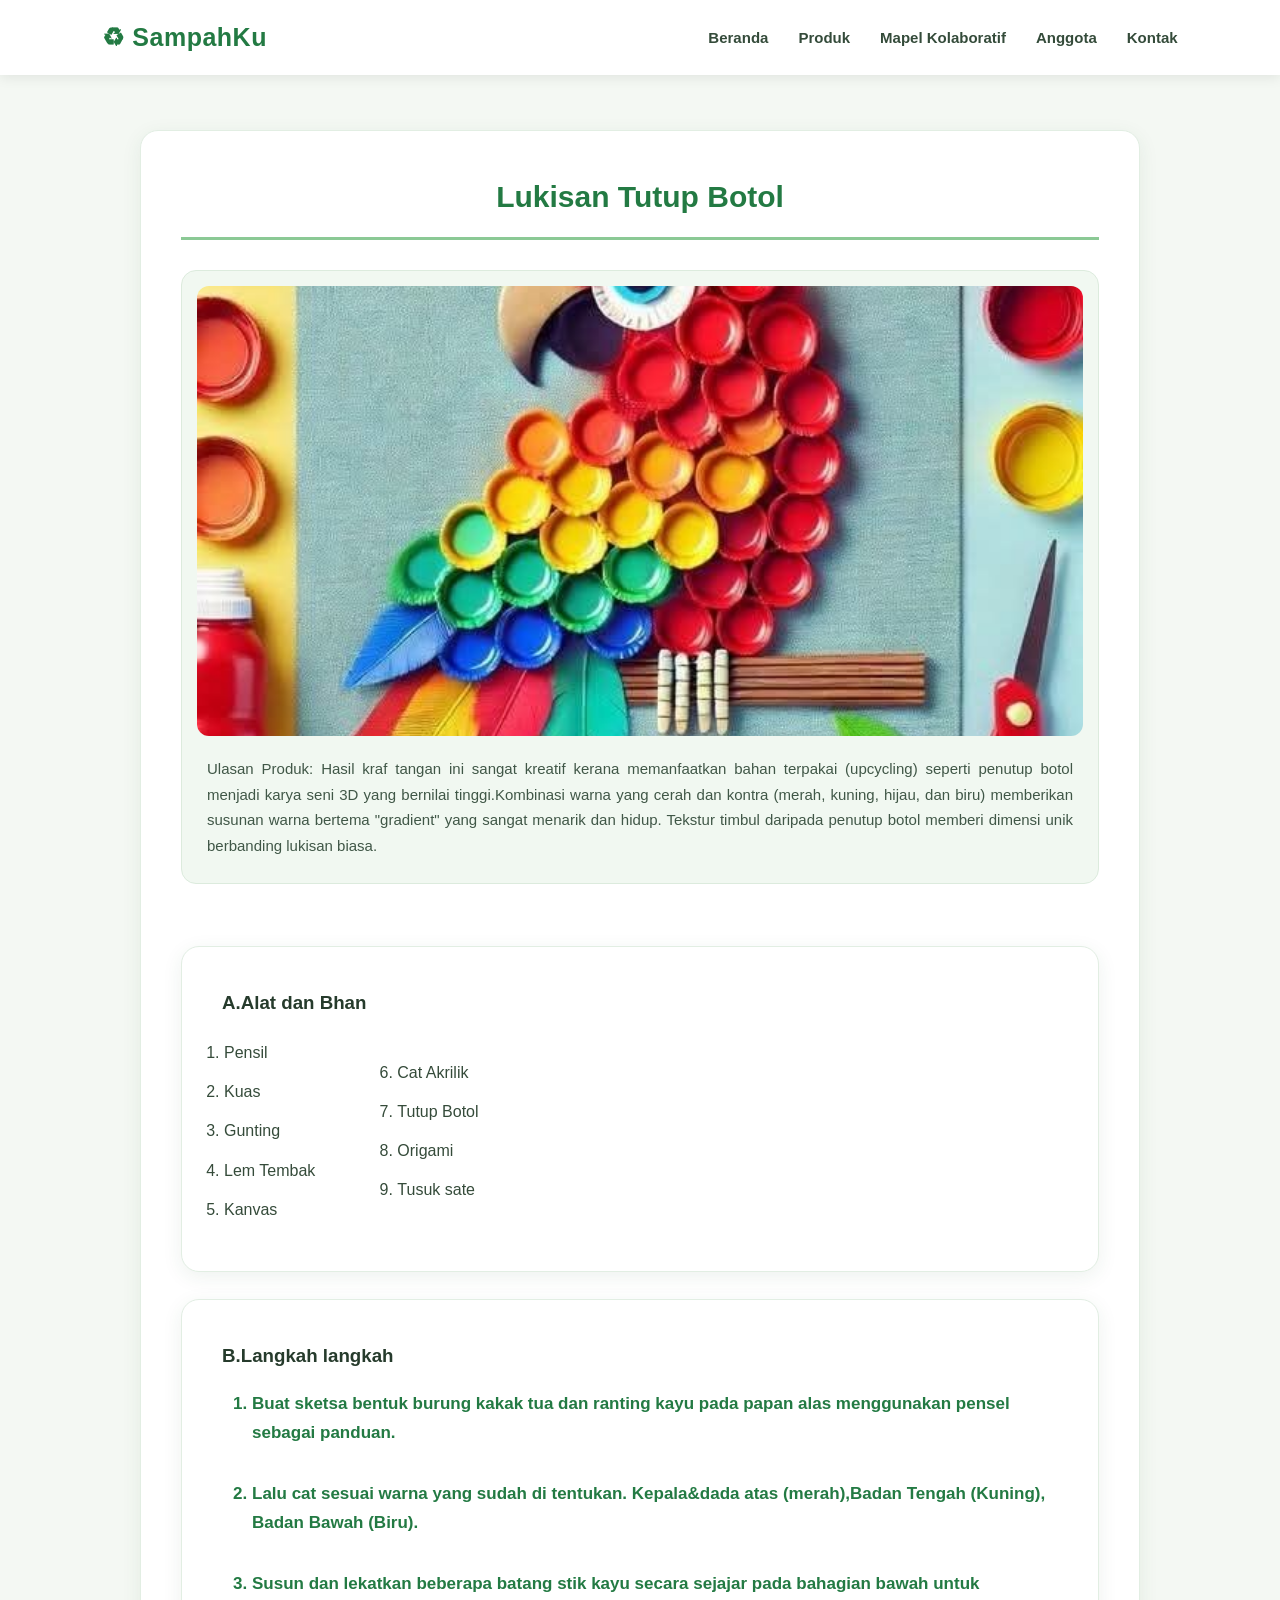
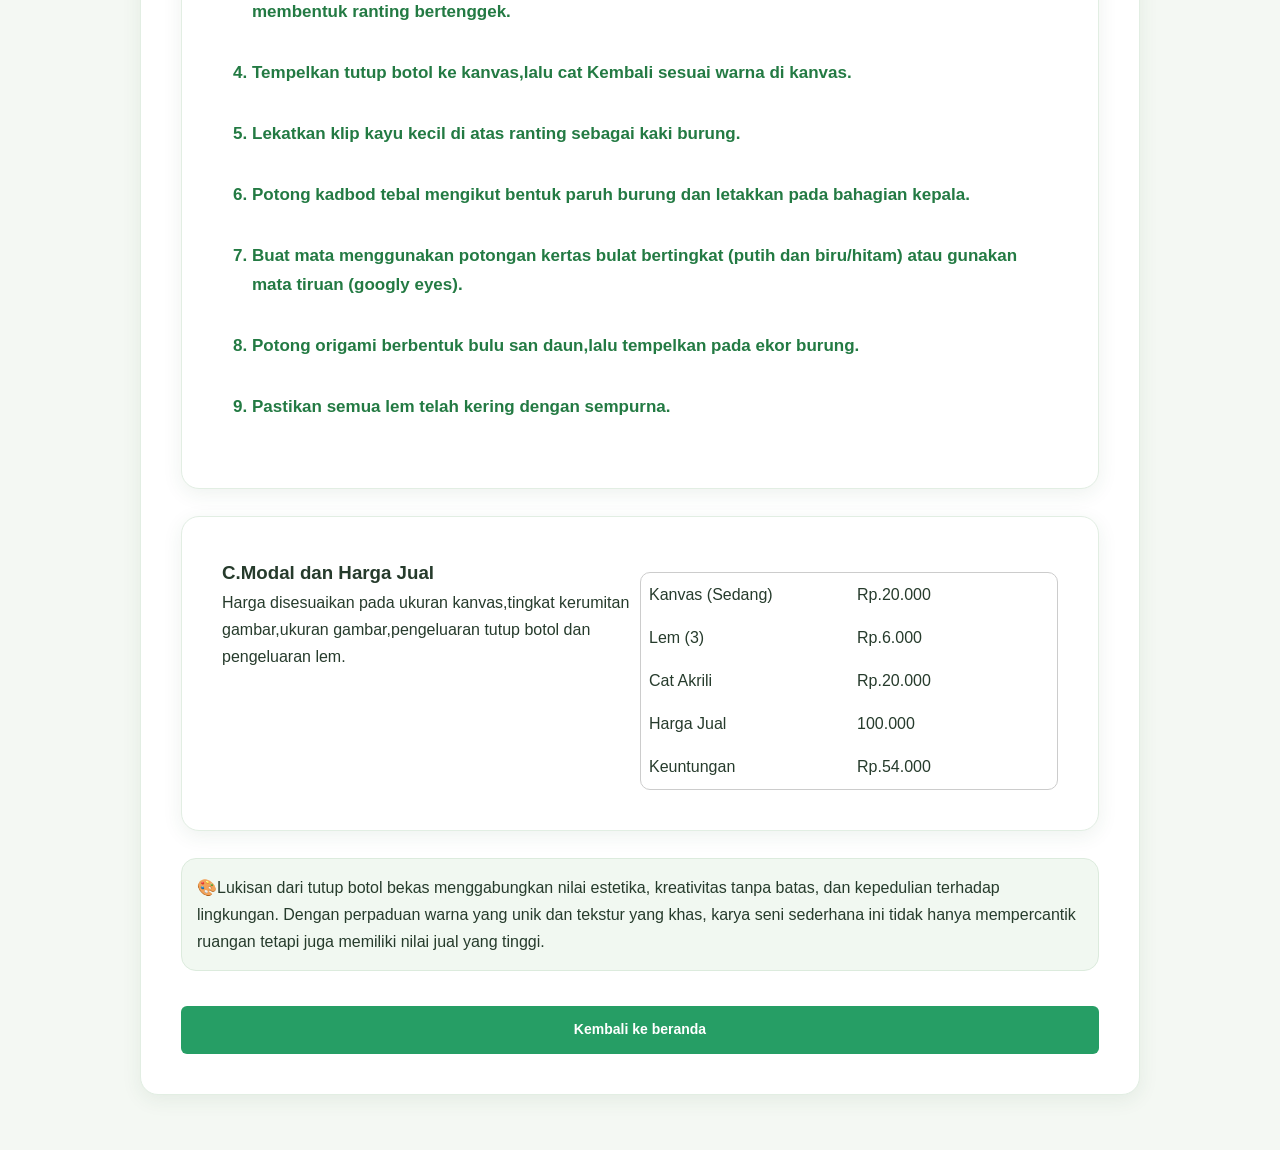
<file: lukisan.html>
<!DOCTYPE html>
<html lang="en">
<head>
    <meta charset="UTF-8">
    <meta name="viewport" content="width=device-width, initial-scale=1.0">
    <title>Document</title>
    <link rel="stylesheet" href="tas.css">
</head>
<body>
    <header class="navbar">
         <a href="index.html#beranda" class="logo">♻ SampahKu</a>

        <nav>
        <a href="index.html#beranda">Beranda</a>
        <a href="index.html#produk">Produk</a>
        <a href="index.html#mapel">Mapel Kolaboratif</a>
        <a href="index.html#anggota">Anggota</a>
        <a href="index.html#kontak">Kontak</a>
         </nav>
    </header>

    <main>
        <div>
            <section>
                <h2 style="text-align: center;">Lukisan Tutup Botol</h2>
                 <figure>
                     <img src="picts/LUKISAN.jpg" width="100%">
                     <figcaption>
                        Ulasan Produk:

                        Hasil kraf tangan ini sangat kreatif kerana memanfaatkan bahan terpakai (upcycling) seperti penutup botol menjadi karya seni 3D yang bernilai tinggi.Kombinasi warna yang cerah dan kontra (merah, kuning, hijau, dan biru) memberikan susunan warna bertema "gradient" yang sangat menarik dan hidup. Tekstur timbul daripada penutup botol memberi dimensi unik berbanding lukisan biasa. 
                     </figcaption>
                    </figure>
                    <br>
                    <section>
                      <h3>A.Alat dan Bhan</h3>
                        <table>
                            <tr>
                                <td>
                                    <ol>
                                        <li>Pensil</li>
                                        <li>Kuas</li>
                                        <li>Gunting</li>
                                        <li>Lem Tembak</li>
                                        <li>Kanvas</li>
                                        
                                    </ol>
                                </td>

                                <td style="padding-left: 80px;">
                                    <ol start="6">
                                        <li>Cat Akrilik</li>
                                        <li>Tutup Botol</li>
                                        <li>Origami</li>
                                        <li>Tusuk sate</li>
                                    </ol>
                                </td>
                            </tr>
                        </table>
    
                    </section> 
                    <br>
                    <section>
                        <h3>B.Langkah langkah</h3>
                            <ol type="1">
                                <li>Buat sketsa bentuk burung kakak tua dan ranting kayu pada papan alas menggunakan pensel sebagai panduan.</li>
                                <li>Lalu cat sesuai warna yang sudah di tentukan. Kepala&dada atas (merah),Badan Tengah (Kuning), Badan Bawah (Biru).</li>
                                <li>Susun dan lekatkan beberapa batang stik kayu secara sejajar pada bahagian bawah untuk membentuk ranting bertenggek. </li>
                                <li>Tempelkan tutup botol ke kanvas,lalu cat Kembali sesuai warna di kanvas.</li>
                                <li>Lekatkan klip kayu kecil di atas ranting sebagai kaki burung.</li>
                                <li>Potong kadbod tebal mengikut bentuk paruh burung dan letakkan pada bahagian kepala.</li>
                                <li>Buat mata menggunakan potongan kertas bulat bertingkat (putih dan biru/hitam) atau gunakan mata tiruan (googly eyes).</li>
                                <li>Potong origami berbentuk bulu san daun,lalu tempelkan pada ekor burung.</li>
                                <li>Pastikan semua lem telah kering dengan sempurna.</li>
                            </ol>
                    </section>
                    <br>
                    <section>
                        <table style="width: 100%;" class="subject">
                              <tr>
                                    <td style="width: 50%; vertical-align: top;">
                                        <h3>C.Modal dan Harga Jual</h3>
                                        <p>Harga disesuaikan pada ukuran kanvas,tingkat kerumitan gambar,ukuran gambar,pengeluaran tutup botol dan pengeluaran lem. </p>
                                    </td>
                                    <td style="width: 50%; vertical-align: top; padding-top: 15px;">
                                        <table class="tab">
                                            <tbody>
                                                <tr>
                                                    <td>Kanvas (Sedang) </td>
                                                    <td>Rp.20.000</td>
                                                </tr>
                                                <tr>
                                                    <td>Lem (3)</td>
                                                    <td>Rp.6.000</td>
                                                </tr>
                                                <tr>
                                                    <td>Cat Akrili</td>
                                                    <td>Rp.20.000</td>
                                                </tr>
                                                <tr>
                                                <td>Harga Jual</td>
                                                <td>100.000</td>
                                                </tr>
                                                <tr>
                                                <td>Keuntungan</td>
                                                <td>Rp.54.000</td>
                                                </tr>
                                            </tbody>
                                        </table>
                                    </td>
                                </tr>
                        </table>
                    </section>
                    <br>
                   <p class="poli">🎨Lukisan dari tutup botol bekas menggabungkan nilai estetika, kreativitas tanpa batas, dan kepedulian terhadap lingkungan. Dengan perpaduan warna yang unik dan tekstur yang khas, karya seni sederhana ini tidak hanya mempercantik ruangan tetapi juga memiliki nilai jual yang tinggi.</p>

                   <a href="index.html" class="btn-kembali">Kembali ke beranda</a>

            </section>
        </div>
    </main>
</body>
</html>
</file>
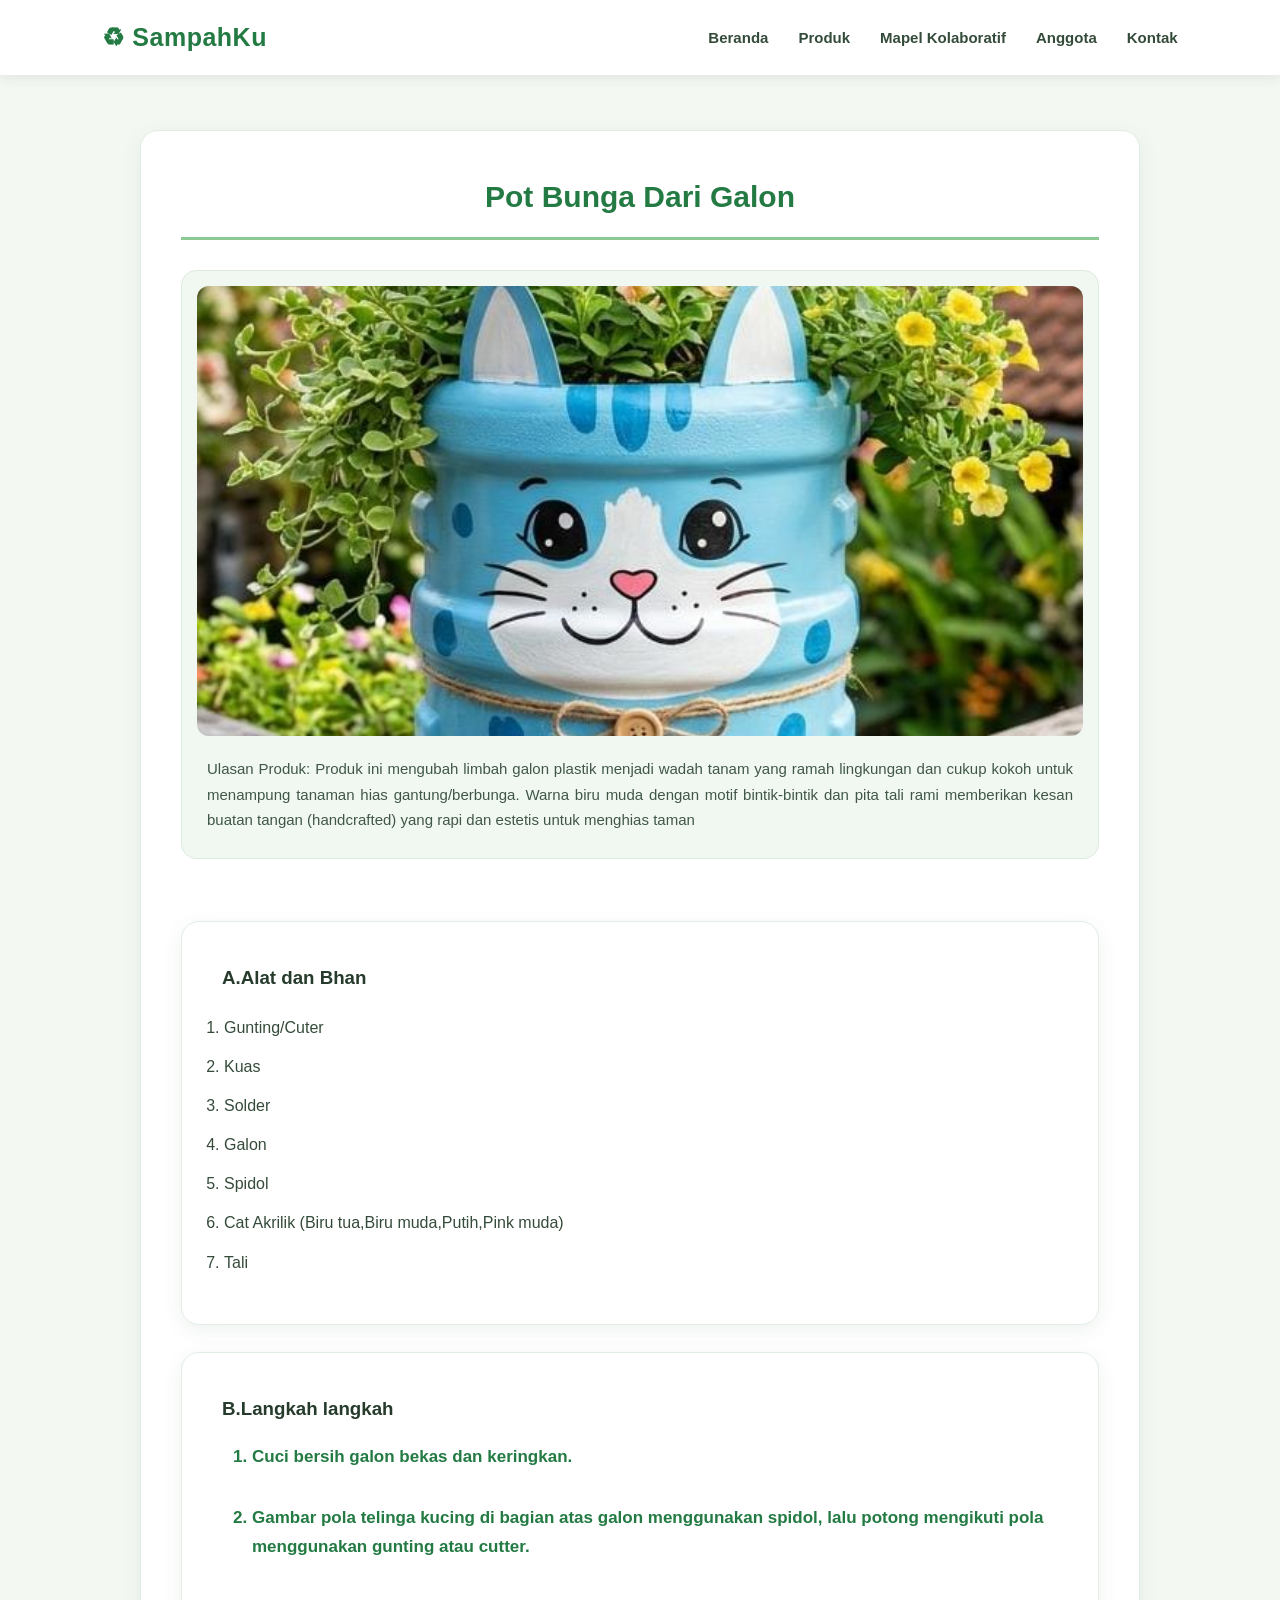
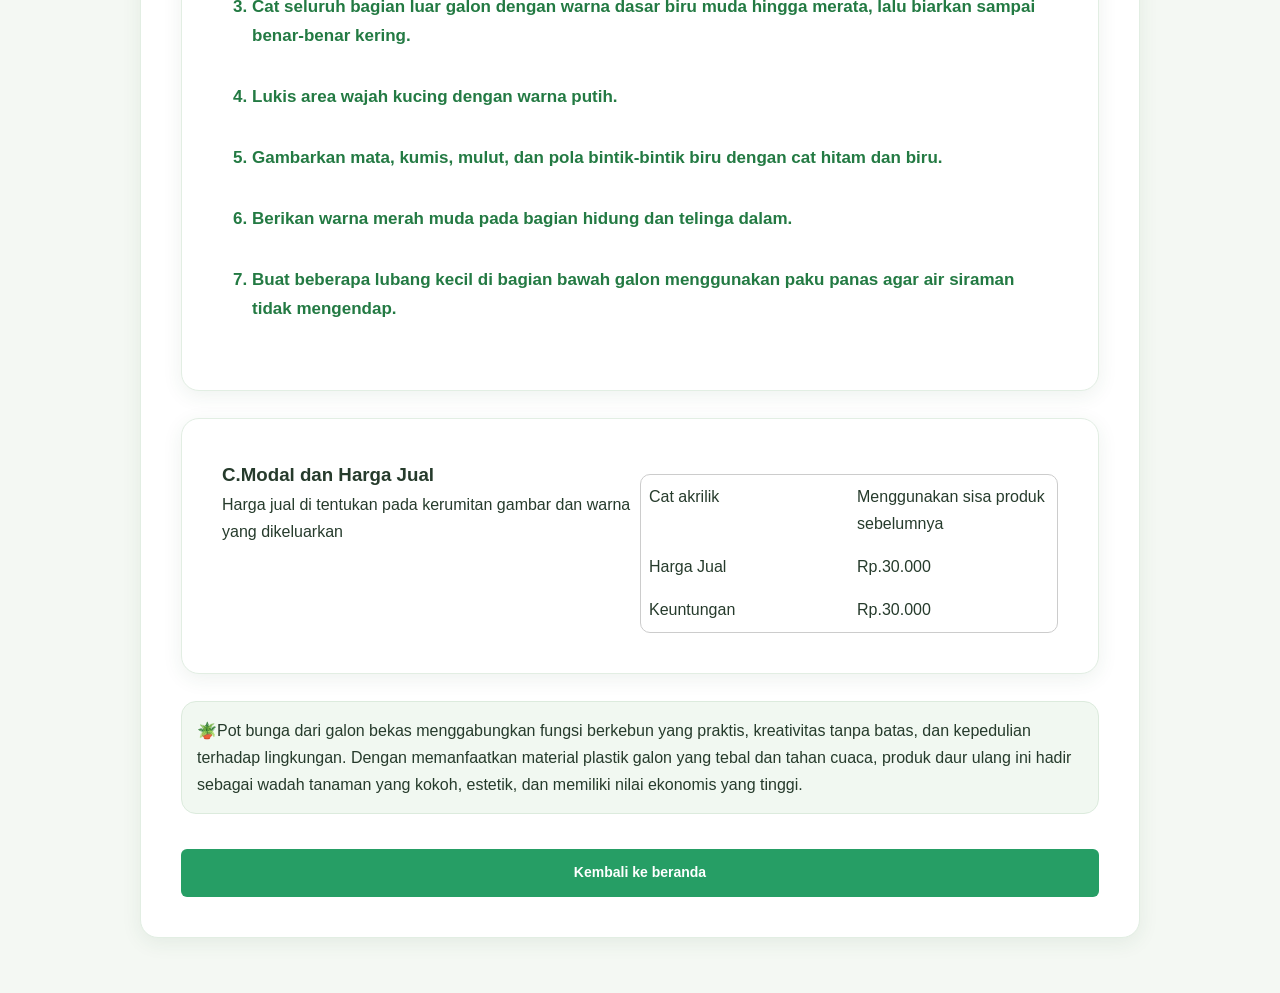
<file: pot.html>
<!DOCTYPE html>
<html lang="en">
<head>
    <meta charset="UTF-8">
    <meta name="viewport" content="width=device-width, initial-scale=1.0">
    <title>Document</title>
    <link rel="stylesheet" href="tas.css">
</head>
<body>
    <header class="navbar">
         <a href="index.html#beranda" class="logo">♻ SampahKu</a>

        <nav>
        <a href="index.html#beranda">Beranda</a>
        <a href="index.html#produk">Produk</a>
        <a href="index.html#mapel">Mapel Kolaboratif</a>
        <a href="index.html#anggota">Anggota</a>
        <a href="index.html#kontak">Kontak</a>
         </nav>
    </header>

    <main>
        <div>
            <section>
                <h2 style="text-align: center;">Pot Bunga Dari Galon</h2>
                 <figure>
                     <img src="picts/POT.jpeg" width="100%">
                     <figcaption>
                        Ulasan Produk:

                        Produk ini mengubah limbah galon plastik menjadi wadah tanam yang ramah lingkungan dan cukup kokoh untuk menampung tanaman hias gantung/berbunga. Warna biru muda dengan motif bintik-bintik dan pita tali rami memberikan kesan buatan tangan (handcrafted) yang rapi dan estetis untuk menghias taman  
                     </figcaption>
                    </figure>
                    <br>
                    <section>
                      <h3>A.Alat dan Bhan</h3>
                        <table>
                            <tr>
                                <td>
                                    <ol>
                                        <li>Gunting/Cuter</li>
                                        <li>Kuas</li>
                                        <li>Solder</li>
                                        <li>Galon</li>
                                        <li>Spidol</li>
                                        <li>Cat Akrilik (Biru tua,Biru muda,Putih,Pink muda)</li>
                                        <li>Tali</li>
                                    </ol>
                                </td>
                            </tr>
                        </table>
    
                    </section> 
                    <br>
                    <section>
                        <h3>B.Langkah langkah</h3>
                            <ol type="1">
                                <li>Cuci bersih galon bekas dan keringkan.</li>
                                <li>Gambar pola telinga kucing di bagian atas galon menggunakan spidol, lalu potong mengikuti pola menggunakan gunting atau cutter.</li>
                                <li>Cat seluruh bagian luar galon dengan warna dasar biru muda hingga merata, lalu biarkan sampai benar-benar kering.</li>
                                <li>Lukis area wajah kucing dengan warna putih.</li>
                                <li>Gambarkan mata, kumis, mulut, dan pola bintik-bintik biru dengan cat hitam dan biru.</li>
                                <li>Berikan warna merah muda pada bagian hidung dan telinga dalam.</li>
                                <li>Buat beberapa lubang kecil di bagian bawah galon menggunakan paku panas agar air siraman tidak mengendap.</li>
                            </ol>
                    </section>
                    <br>
                    <section>
                        <table style="width: 100%;" class="subject">
                              <tr>
                                    <td style="width: 50%; vertical-align: top;">
                                        <h3>C.Modal dan Harga Jual</h3>
                                        <p>Harga jual di tentukan pada kerumitan gambar dan warna yang dikeluarkan</p>
                                    </td>
                                    <td style="width: 50%; vertical-align: top; padding-top: 15px;">
                                        <table class="tab">
                                            <tbody>
                                                <tr>
                                                    <td>Cat akrilik</td>
                                                    <td>Menggunakan sisa produk sebelumnya</td>
                                                </tr>
                                                <tr>
                                                    <td>Harga Jual</td>
                                                    <td>Rp.30.000</td>
                                                </tr>
                                                <tr>
                                                    <td>Keuntungan</td>
                                                    <td>Rp.30.000</td>
                                                </tr>
                                            </tbody>
                                        </table>
                                    </td>
                                </tr>
                        </table>
                    </section>
                    <br>
                   <p class="poli">🪴Pot bunga dari galon bekas menggabungkan fungsi berkebun yang praktis, kreativitas tanpa batas, dan kepedulian terhadap lingkungan. Dengan memanfaatkan material plastik galon yang tebal dan tahan cuaca, produk daur ulang ini hadir sebagai wadah tanaman yang kokoh, estetik, dan memiliki nilai ekonomis yang tinggi.</p>

                   <a href="index.html" class="btn-kembali">Kembali ke beranda</a>

            </section>
        </div>
    </main>
</body>
</html>
</file>
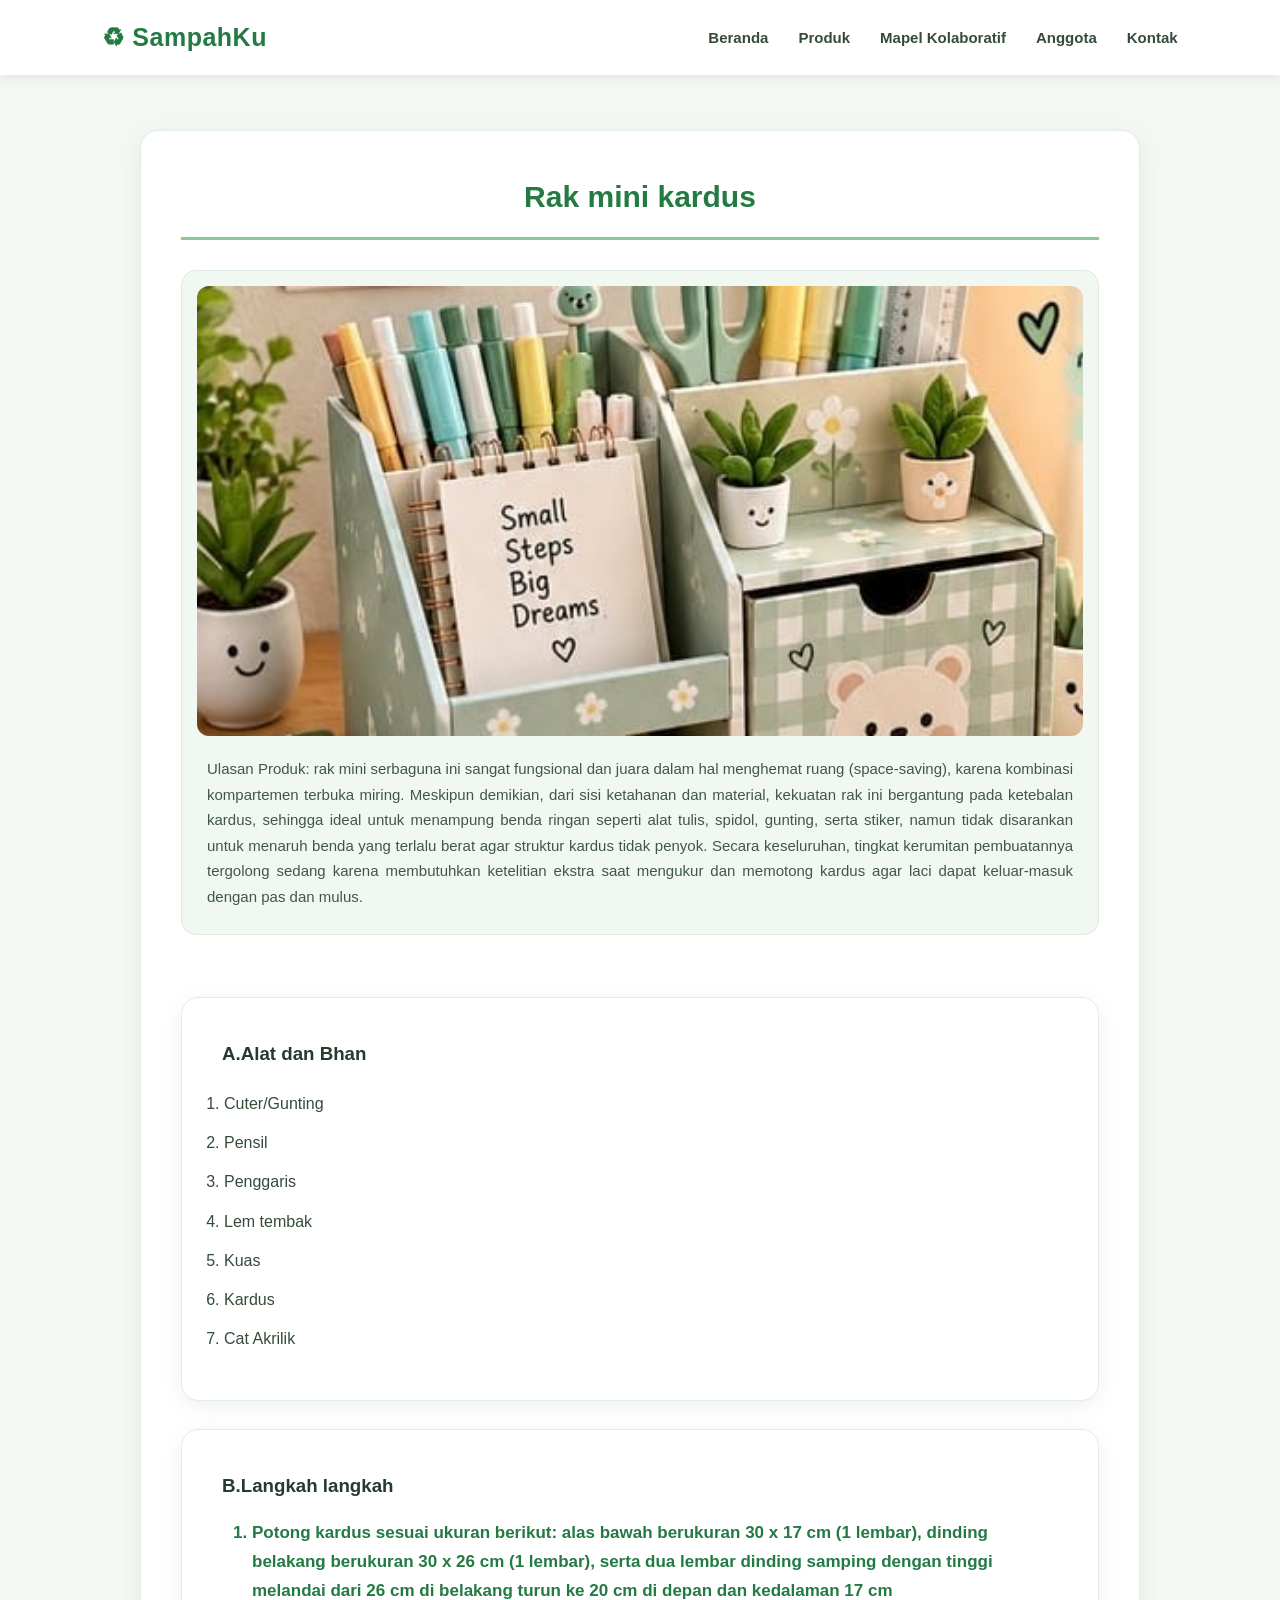
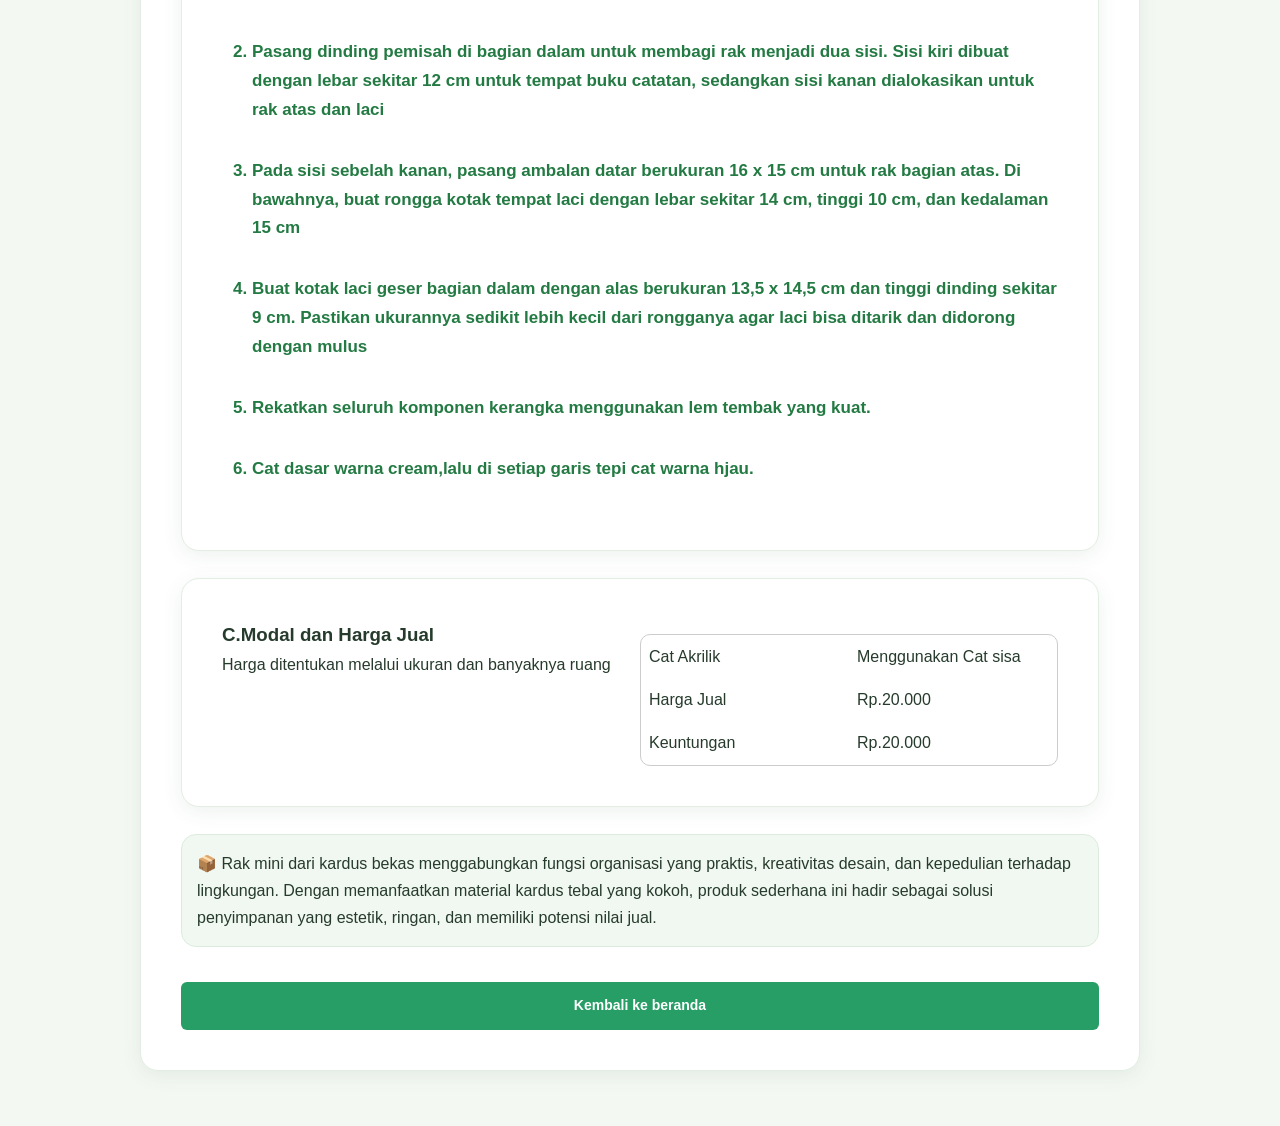
<file: rakmini.html>
<!DOCTYPE html>
<html lang="en">
<head>
    <meta charset="UTF-8">
    <meta name="viewport" content="width=device-width, initial-scale=1.0">
    <title>Document</title>
    <link rel="stylesheet" href="tas.css">
</head>
<body>
    <header class="navbar">
         <a href="index.html#beranda" class="logo">♻ SampahKu</a>

        <nav>
        <a href="index.html#beranda">Beranda</a>
        <a href="index.html#produk">Produk</a>
        <a href="index.html#mapel">Mapel Kolaboratif</a>
        <a href="index.html#anggota">Anggota</a>
        <a href="index.html#kontak">Kontak</a>
         </nav>
    </header>

    <main>
        <div>
            <section>
                 <h2 style="text-align: center;">Rak mini kardus</h2>
                 <figure>
                     <img src="picts/WhatsApp Image 2026-10-28 at 22.50.20.jpeg" width="100%">
                     <figcaption>
                        Ulasan Produk:

                       rak mini serbaguna ini sangat fungsional dan juara dalam hal menghemat ruang (space-saving), karena kombinasi kompartemen terbuka miring. Meskipun demikian, dari sisi ketahanan dan material, kekuatan rak ini bergantung pada ketebalan kardus, sehingga ideal untuk menampung benda ringan seperti alat tulis, spidol, gunting, serta stiker, namun tidak disarankan untuk menaruh benda yang terlalu berat agar struktur kardus tidak penyok. Secara keseluruhan, tingkat kerumitan pembuatannya tergolong sedang karena membutuhkan ketelitian ekstra saat mengukur dan memotong kardus agar laci dapat keluar-masuk dengan pas dan mulus.
                     </figcaption>
                    </figure>
                    <br>
                    <section>
                      <h3>A.Alat dan Bhan</h3>
                        <table>
                            <tr>
                                <td>
                                    <ol>
                                        <li>Cuter/Gunting</li>
                                        <li>Pensil</li>
                                        <li>Penggaris</li>
                                        <li>Lem tembak</li>
                                        <li>Kuas</li>
                                        <li>Kardus</li>
                                        <li>Cat Akrilik</li>
                                        
                                        
                                    </ol>
                                </td>
                            </tr>
                        </table>
    
                    </section> 
                    <br>
                    <section>
                        <h3>B.Langkah langkah</h3>
                            <ol type="1">
                                <li>Potong kardus sesuai ukuran berikut: alas bawah berukuran 30 x 17 cm (1 lembar), dinding belakang berukuran 30 x 26 cm (1 lembar), serta dua lembar dinding samping dengan tinggi melandai dari 26 cm di belakang turun ke 20 cm di depan dan kedalaman 17 cm</li>
                                <li>Pasang dinding pemisah di bagian dalam untuk membagi rak menjadi dua sisi. Sisi kiri dibuat dengan lebar sekitar 12 cm untuk tempat buku catatan, sedangkan sisi kanan dialokasikan untuk rak atas dan laci</li>
                                <li>Pada sisi sebelah kanan, pasang ambalan datar berukuran 16 x 15 cm untuk rak bagian atas. Di bawahnya, buat rongga kotak tempat laci dengan lebar sekitar 14 cm, tinggi 10 cm, dan kedalaman 15 cm</li>
                                <li>Buat kotak laci geser bagian dalam dengan alas berukuran 13,5 x 14,5 cm dan tinggi dinding sekitar 9 cm. Pastikan ukurannya sedikit lebih kecil dari rongganya agar laci bisa ditarik dan didorong dengan mulus</li>
                                <li>Rekatkan seluruh komponen kerangka menggunakan lem tembak yang kuat.</li>
                                <li>Cat dasar warna cream,lalu di setiap garis tepi cat warna hjau.</li>
                            </ol>
                    </section>
                    <br>
                    <section>
                        <table style="width: 100%;" class="subject">
                              <tr>
                                    <td style="width: 50%; vertical-align: top;">
                                        <h3>C.Modal dan Harga Jual</h3>
                                        <p>Harga ditentukan melalui ukuran dan banyaknya ruang</p>
                                    </td>
                                    <td style="width: 50%; vertical-align: top; padding-top: 15px;">
                                        <table class="tab">
                                            <tbody>
                                                <tr>
                                                    <td>Cat Akrilik</td>
                                                    <td>Menggunakan Cat sisa</td>
                                                </tr>
                                                <tr>
                                                    <td>Harga Jual</td>
                                                    <td>Rp.20.000</td>
                                                </tr>
                                                <tr>
                                                    <td>Keuntungan</td>
                                                    <td>Rp.20.000</td>
                                                </tr>
                                                
                                            </tbody>
                                        </table>
                                    </td>
                                </tr>
                        </table>
                    </section>
                    <br>
                   <p class="poli">📦 Rak mini dari kardus bekas menggabungkan fungsi organisasi yang praktis, kreativitas desain, dan kepedulian terhadap lingkungan. Dengan memanfaatkan material kardus tebal yang kokoh, produk sederhana ini hadir sebagai solusi penyimpanan yang estetik, ringan, dan memiliki potensi nilai jual.</p>

                   <a href="index.html" class="btn-kembali">Kembali ke beranda</a>

            </section>
        </div>
    </main>
</body>
</html>
</file>
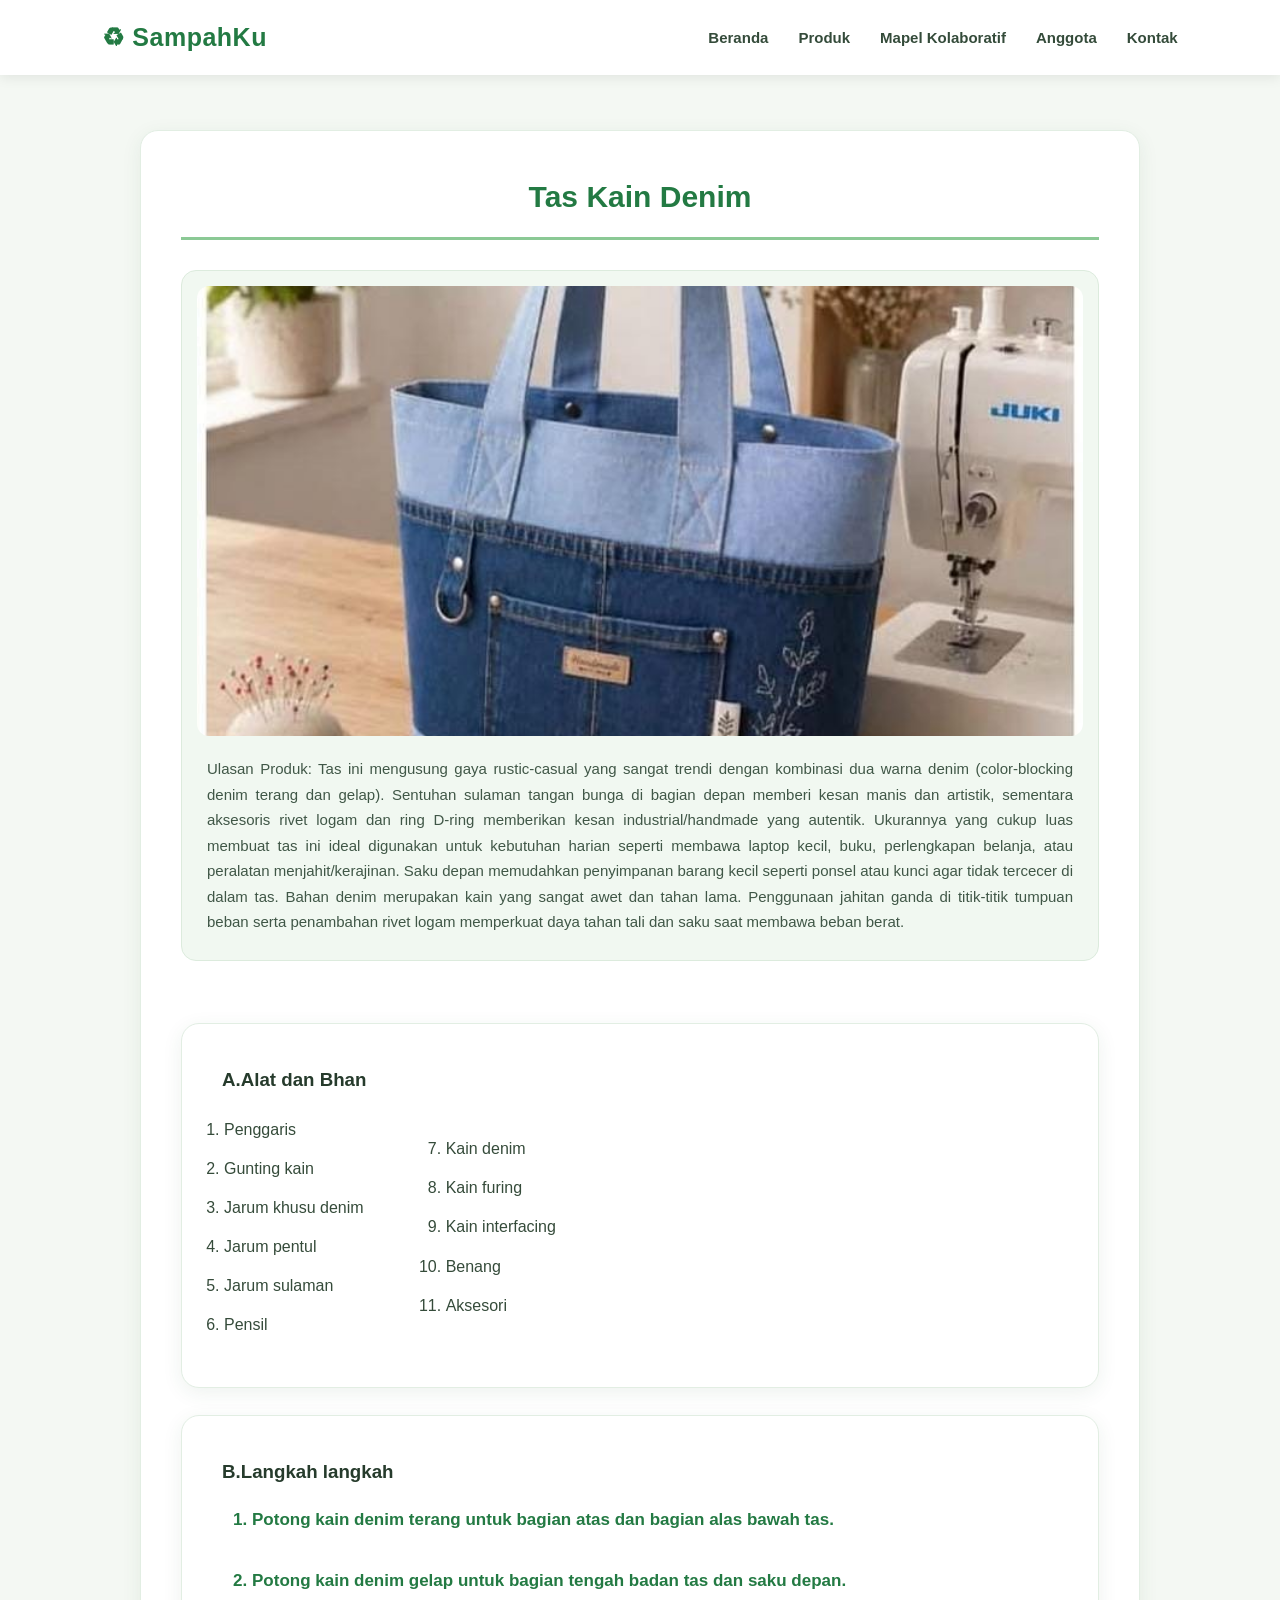
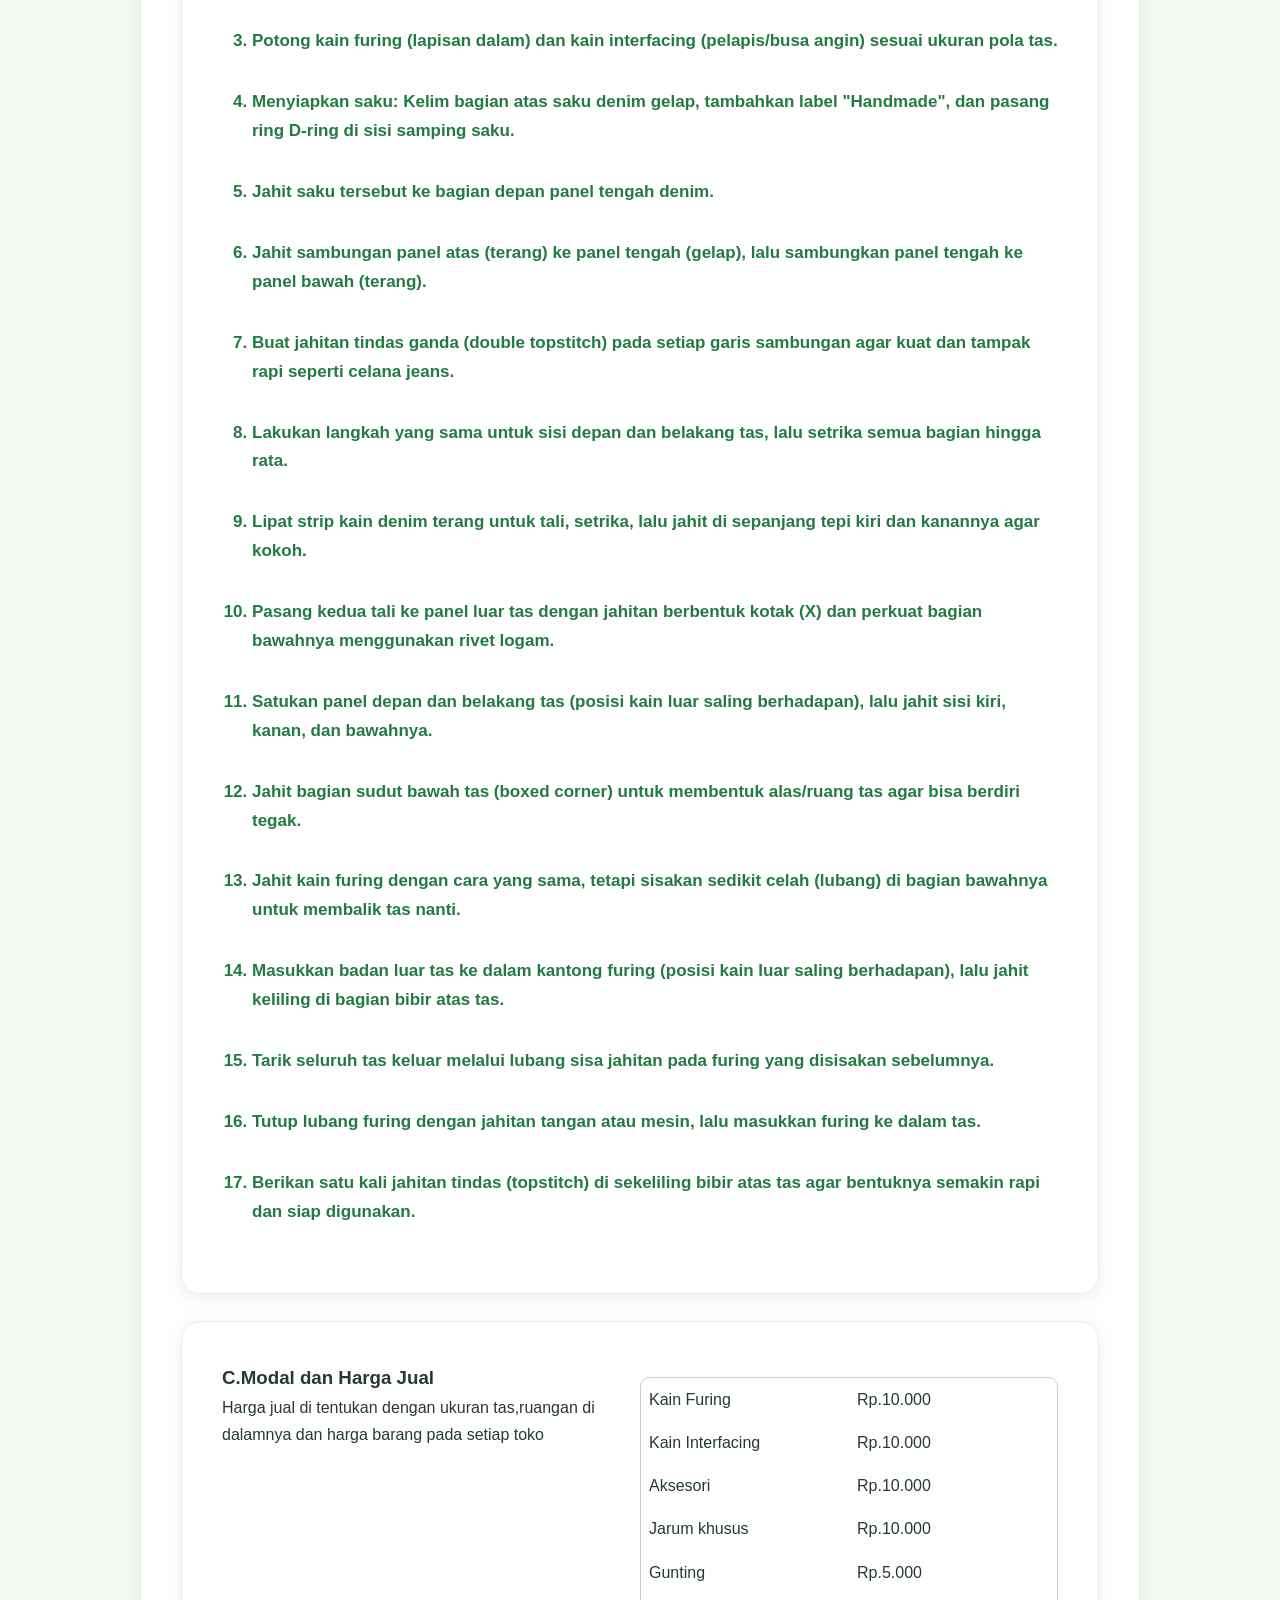
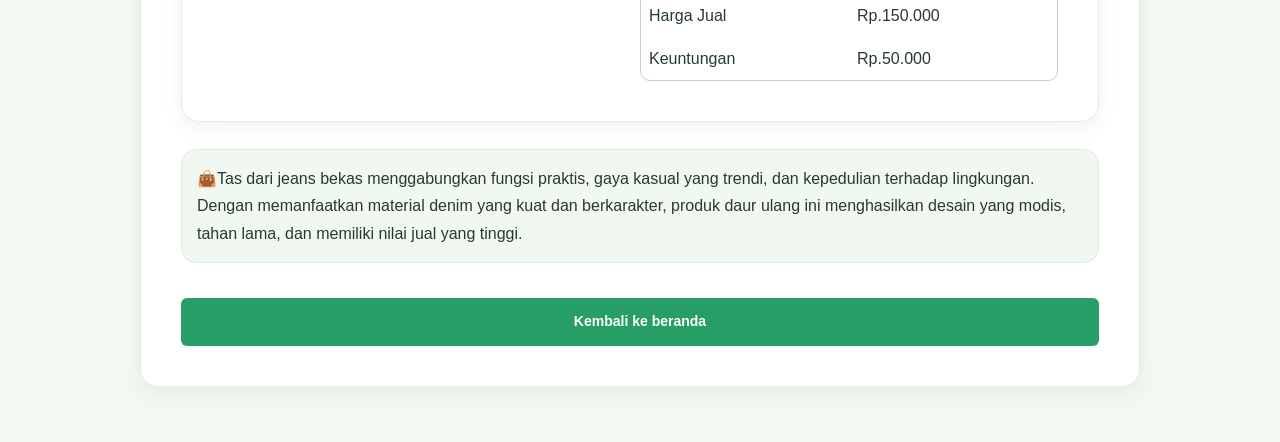
<file: tas.html>
<!DOCTYPE html>
<html lang="en">
<head>
    <meta charset="UTF-8">
    <meta name="viewport" content="width=device-width, initial-scale=1.0">
    <title>Document</title>
    <link rel="stylesheet" href="tas.css">
</head>
<body>
    <header class="navbar">
         <a href="index.html#beranda" class="logo">♻ SampahKu</a>

        <nav>
        <a href="index.html#beranda">Beranda</a>
        <a href="index.html#produk">Produk</a>
        <a href="index.html#mapel">Mapel Kolaboratif</a>
        <a href="index.html#anggota">Anggota</a>
        <a href="index.html#kontak">Kontak</a>
         </nav>
    </header>

    <main>
        <div>
            <section>
                <h2 style="text-align: center;">Tas Kain Denim</h2>
                 <figure>
                     <img src="picts/TAS.jpeg">
                     <figcaption>
                        Ulasan Produk:

                        Tas ini mengusung gaya rustic-casual yang sangat trendi dengan kombinasi dua warna denim (color-blocking denim terang dan gelap). Sentuhan sulaman tangan bunga di bagian depan memberi kesan manis dan artistik, sementara aksesoris rivet logam dan ring D-ring memberikan kesan industrial/handmade yang autentik. Ukurannya yang cukup luas membuat tas ini ideal digunakan untuk kebutuhan harian seperti membawa laptop kecil, buku, perlengkapan belanja, atau peralatan menjahit/kerajinan. Saku depan memudahkan penyimpanan barang kecil seperti ponsel atau kunci agar tidak tercecer di dalam tas.  Bahan denim merupakan kain yang sangat awet dan tahan lama. Penggunaan jahitan ganda di titik-titik tumpuan beban serta penambahan rivet logam memperkuat daya tahan tali dan saku saat membawa beban berat.  
                     </figcaption>
                    </figure>
                    <br>
                    <section>
                      <h3>A.Alat dan Bhan</h3>
                        <table>
                            <tr>
                                <td>
                                    <ol>
                                        <li>Penggaris</li>
                                        <li>Gunting kain</li>
                                        <li>Jarum khusu denim</li>
                                        <li>Jarum pentul</li>
                                        <li>Jarum sulaman</li>
                                        <li>Pensil</li>
                                    </ol>
                                </td>

                                <td style="padding-left: 80px;">
                                    <ol start="7">
                                        <li>Kain denim</li>
                                        <li>Kain furing</li>
                                        <li>Kain interfacing</li>
                                        <li>Benang</li>
                                        <li>Aksesori </li>
                                    </ol>
                                </td>
                            </tr>
                        </table>
    
                    </section> 
                    <br>
                    <section>
                        <h3>B.Langkah langkah</h3>
                            <ol type="1">
                                <li>Potong kain denim terang untuk bagian atas dan bagian alas bawah tas.</li>
                                <li>Potong kain denim gelap untuk bagian tengah badan tas dan saku depan. </li>
                                <li>Potong kain furing (lapisan dalam) dan kain interfacing (pelapis/busa angin) sesuai ukuran pola tas.</li>
                                <li>Menyiapkan saku: Kelim bagian atas saku denim gelap, tambahkan label "Handmade", dan pasang ring D-ring di sisi samping saku.</li>
                                <li>Jahit saku tersebut ke bagian depan panel tengah denim.</li>
                                <li>Jahit sambungan panel atas (terang) ke panel tengah (gelap), lalu sambungkan panel tengah ke panel bawah (terang).  </li>
                                <li>Buat jahitan tindas ganda (double topstitch) pada setiap garis sambungan agar kuat dan tampak rapi seperti celana jeans.</li>
                                <li>Lakukan langkah yang sama untuk sisi depan dan belakang tas, lalu setrika semua bagian hingga rata.</li>
                                <li>Lipat strip kain denim terang untuk tali, setrika, lalu jahit di sepanjang tepi kiri dan kanannya agar kokoh.</li>
                                <li>Pasang kedua tali ke panel luar tas dengan jahitan berbentuk kotak (X) dan perkuat bagian bawahnya menggunakan rivet logam.</li>
                                <li>Satukan panel depan dan belakang tas (posisi kain luar saling berhadapan), lalu jahit sisi kiri, kanan, dan bawahnya.</li>
                                <li>Jahit bagian sudut bawah tas (boxed corner) untuk membentuk alas/ruang tas agar bisa berdiri tegak.</li>
                                <li>Jahit kain furing dengan cara yang sama, tetapi sisakan sedikit celah (lubang) di bagian bawahnya untuk membalik tas nanti.</li>
                                <li>Masukkan badan luar tas ke dalam kantong furing (posisi kain luar saling berhadapan), lalu jahit keliling di bagian bibir atas tas.</li>
                                <li>Tarik seluruh tas keluar melalui lubang sisa jahitan pada furing yang disisakan sebelumnya.</li>
                                <li>Tutup lubang furing dengan jahitan tangan atau mesin, lalu masukkan furing ke dalam tas.</li>
                                <li>Berikan satu kali jahitan tindas (topstitch) di sekeliling bibir atas tas agar bentuknya semakin rapi dan siap digunakan.</li>
                            </ol>
                    </section>
                    <br>
                    <section>
                        <table style="width: 100%;" class="subject">
                              <tr>
                                    <td style="width: 50%; vertical-align: top;">
                                        <h3>C.Modal dan Harga Jual</h3>
                                        <p>Harga jual di tentukan dengan ukuran tas,ruangan di dalamnya dan harga barang pada setiap toko</p>
                                    </td>
                                    <td style="width: 50%; vertical-align: top; padding-top: 15px;">
                                        <table class="tab">
                                            <tbody>
                                                <tr>
                                                    <td>Kain Furing</td>
                                                    <td>Rp.10.000</td>
                                                </tr>
                                                <tr>
                                                    <td>Kain Interfacing</td>
                                                    <td>Rp.10.000</td>
                                                </tr>
                                                <tr>
                                                    <td>Aksesori</td>
                                                    <td>Rp.10.000</td>
                                                </tr>
                                                <tr>
                                                    <td>Jarum khusus</td>
                                                    <td>Rp.10.000</td>
                                                </tr>
                                                <tr>
                                                    <td>Gunting</td>
                                                    <td>Rp.5.000</td>
                                                </tr>
                                                <tr>
                                                    <td>Harga Jual</td>
                                                    <td>Rp.150.000</td>
                                                </tr>
                                                <tr>
                                                    <td>Keuntungan</td>
                                                    <td>Rp.50.000</td>
                                                </tr>
                                            </tbody>
                                        </table>
                                    </td>
                                </tr>
                        </table>
                    </section>
                    <br>
                   <p class="poli">👜Tas dari jeans bekas menggabungkan fungsi praktis, gaya kasual yang trendi, dan kepedulian terhadap lingkungan. Dengan memanfaatkan material denim yang kuat dan berkarakter, produk daur ulang ini menghasilkan desain yang modis, tahan lama, dan memiliki nilai jual yang tinggi.</p>

                   <a href="index.html" class="btn-kembali">Kembali ke beranda</a>

            </section>
        </div>
    </main>
</body>
</html>
</file>
<file: style.css>
* {
    margin: 0;
    padding: 0;
    box-sizing: border-box;
}

html {
    scroll-behavior: smooth;
}

body {
    font-family:'Times New Roman', Times, serif;
    background: #ffffff;
    color: #26352d;
    line-height: 1.7;
    font-family:cursive
}

a {
    text-decoration: none;
    color: inherit;
}

/* NAVBAR */
.navbar {
    width: 100%;
    padding: 20px 8%;
    background: #ffffff;
    display: flex;
    align-items: center;
    justify-content: space-between;
    position: sticky;
    top: 0;
    z-index: 100;
    box-shadow: 0 2px 12px rgba(0,0,0,0.06);
}

.logo {
    font-size: 24px;
    font-weight: bold;
    color: #176b45;
}

.navbar nav {
    display: flex;
    gap: 25px;
}

.navbar nav a {
    font-size: 14px;
    font-weight: 600;
    transition: 0.3s;
}

.navbar nav a:hover {
    color: #279b60;
}

/* HERO */
.hero {
    min-height: 620px;
    display: flex;
    align-items: center;
    padding: 80px 10%;
    background:
        linear-gradient(
            90deg,
            rgba(7, 40, 27, 0.95),
            rgba(7, 40, 27, 0.55)
        ),
        url("c:\Users\Lenovo\Documents\WhatsApp Image 2026-11-09 at 21.28.04.jpeg")
        center/cover no-repeat;
    color: white;
}

.hero-content {
    max-width: 700px;
}

.tag {
    display: inline-block;
    background: rgba(255,255,255,0.15);
    padding: 8px 18px;
    border-radius: 30px;
    margin-bottom: 25px;
    font-size: 13px;
}

.hero h1 {
    font-size: 52px;
    line-height: 1.2;
    margin-bottom: 25px;
}

.hero h1 span {
    color: #8ce2a8;
}

.hero p {
    max-width: 600px;
    color: #e1eee5;
    margin-bottom: 30px;
}

.btn {
    display: inline-block;
    background: #50b878;
    color: white;
    padding: 13px 25px;
    border-radius: 8px;
    margin: 5px;
    font-weight: bold;
    transition: 0.3s;
}

.btn:hover {
    background: #328b55;
    transform: translateY(-3px);
}

.btn-outline {
    background: transparent;
    border: 1px solid white;
}

/* SECTION */
.section {
    padding: 85px 9%;
}

.section-title {
    text-align: center;
    margin-bottom: 45px;
}

.section-title span {
    color: #279b60;
    font-size: 13px;
    font-weight: bold;
    text-transform: uppercase;
    letter-spacing: 2px;
}

.section-title h2 {
    color: #174d35;
    font-size: 34px;
    margin: 10px 0;
}

.section-title p {
    max-width: 700px;
    margin: auto;
    color: #68756c;
}

/* PERMASALAHAN */
.problem {
    display: grid;
    grid-template-columns: 1.5fr 1fr;
    gap: 40px;
    align-items: center;
    background: #f1f8f3;
    padding: 45px;
    border-radius: 18px;
}

.problem h3 {
    font-size: 25px;
    color: #176b45;
    margin-bottom: 15px;
}

.problem p {
    margin-bottom: 15px;
    color: #58665d;
}

.problem-icon {
    font-size: 120px;
    text-align: center;
}

/* SOLUSI */
.solution {
    background: #f3f8f4;
}

.grid {
    display: grid;
    grid-template-columns: repeat(4, 1fr);
    gap: 22px;
}

.card {
    padding: 30px 23px;
    background: white;
    border-radius: 15px;
    box-shadow: 0 5px 20px rgba(0,0,0,0.05);
    transition: 0.3s;
}

.card:hover {
    transform: translateY(-8px);
    box-shadow: 0 10px 25px rgba(0,0,0,0.1);
}

.icon {
    font-size: 35px;
    margin-bottom: 15px;
}

.card h3 {
    color: #176b45;
    margin-bottom: 12px;
}

.card p {
    color: #69766d;
    font-size: 14px;
}

/* PRODUK */
.product-grid {
    grid-template-columns: repeat(3, 1fr);
}

.product-card {
    background: white;
    border-radius: 15px;
    overflow: hidden;
    box-shadow: 0 5px 20px rgba(0,0,0,0.08);
    transition: 0.3s;
}

.product-card:hover {
    transform: translateY(-7px);
}

.product-card img {
    width: 100%;
    height: 220px;
    object-fit: cover;
}

.product-info {
    padding: 23px;
}

.product-info small {
    color: #279b60;
    font-weight: bold;
}

.product-info h3 {
    color: #174d35;
    margin: 10px 0;
}

.product-info p {
    color: #69766d;
    font-size: 14px;
    margin-bottom: 15px;
}

.product-info a {
    color: #279b60;
    font-weight: bold;
    font-size: 14px;
}

/* DETAIL PRODUK */
.detail-box {
    background: white;
    padding: 30px;
    border-radius: 15px;
    margin-bottom: 22px;
    box-shadow: 0 4px 15px rgba(0,0,0,0.05);
}

.detail-box h3 {
    color: #176b45;
    margin-bottom: 15px;
}

.detail-box p {
    margin-bottom: 15px;
}

.detail-box ol {
    padding-left: 25px;
}

/* MATA PELAJARAN */
.subject {
    margin-bottom: 55px;
}

.subject h3 {
    font-size: 25px;
    color: #176b45;
    margin-bottom: 12px;
}

.subject > p {
    color: #69766d;
    margin-bottom: 20px;
}

.math-box,
.report {
    background: #f1f8f3;
    padding: 28px;
    border-radius: 13px;
    margin-bottom: 20px;
}

.math-box h4,
.report h4 {
    color: #176b45;
    margin-bottom: 12px;
}

.math-box p {
    margin-bottom: 5px;
}

.report p {
    margin-bottom: 15px;
    text-align: justify;
}

/* ANGGOTA */
.member {
    background: white;
    text-align: center;
    padding: 35px 20px;
    border-radius: 15px;
    box-shadow: 0 5px 20px rgba(0,0,0,0.06);
}

.member-icon {
    width: 100px;
    height: 100px;
    border-radius: 50%;
    background: #e1f2e5;
    display: flex;
    align-items: center;
    justify-content: center;
    margin: 0 auto 20px;
    font-size: 48px;
}

.member h3 {
    color: #176b45;
    margin-bottom: 8px;
}

.member p {
    color: #69766d;
}

/* KONTAK */
.contact {
    background: #f1f8f3;
}

.contact-container {
    display: grid;
    grid-template-columns: 1.3fr 1fr;
    gap: 35px;
}

form {
    background: white;
    padding: 30px;
    border-radius: 15px;
    box-shadow: 0 5px 20px rgba(0,0,0,0.05);
}

form label {
    display: block;
    font-weight: bold;
    margin: 15px 0 8px;
    color: #174d35;
}

form input,
form textarea {
    width: 100%;
    padding: 13px;
    border: 1px solid #d8e3da;
    border-radius: 7px;
    outline: none;
    font-size: 14px;
}

form input:focus,
form textarea:focus {
    border-color: #279b60;
}

form button {
    width: 100%;
    margin-top: 20px;
    padding: 14px;
    background: #279b60;
    color: white;
    border: none;
    border-radius: 7px;
    font-weight: bold;
    cursor: pointer;
}

form button:hover {
    background: #176b45;
}

.contact-info {
    background: #174d35;
    color: white;
    padding: 35px;
    border-radius: 15px;
}

.contact-info h3 {
    margin-bottom: 25px;
    font-size: 23px;
}

.contact-info p {
    margin-bottom: 20px;
    color: #e1eee5;
}

/* FOOTER */
footer {
    background: #103b29;
    color: white;
    padding: 55px 9% 25px;
    text-align: center;
}

footer h2 {
    margin-bottom: 15px;
}

footer > p {
    color: #d1e1d6;
    margin-bottom: 20px;
}

.footer-links {
    display: flex;
    justify-content: center;
    gap: 25px;
    flex-wrap: wrap;
    margin: 25px 0;
}

.footer-links a {
    color: #d1e1d6;
    font-size: 14px;
}

footer hr {
    border: none;
    border-top: 1px solid #527461;
    margin: 25px 0;
}

.copyright {
    font-size: 13px;
}

/* RESPONSIVE HP */
@media (max-width: 900px) {
    .grid {
        grid-template-columns: repeat(2, 1fr);
    }

    .product-grid {
        grid-template-columns: repeat(2, 1fr);
    }

    .hero h1 {
        font-size: 40px;
    }
}

@media (max-width: 600px) {
    .navbar {
        flex-direction: column;
        gap: 15px;
        padding: 18px 5%;
    }

    .navbar nav {
        justify-content: center;
        flex-wrap: wrap;
        gap: 12px;
    }

    .navbar nav a {
        font-size: 12px;
    }

    .hero {
        min-height: 500px;
        padding: 55px 7%;
    }

    .hero h1 {
        font-size: 34px;
    }

    .section {
        padding: 60px 6%;
    }

    .section-title h2 {
        font-size: 27px;
    }

    .grid,
    .product-grid {
        grid-template-columns: 1fr;
    }

    .problem {
        grid-template-columns: 1fr;
        padding: 25px;
    }

    .problem-icon {
        font-size: 75px;
    }

    .contact-container {
        grid-template-columns: 1fr;
    }

    .btn {
        margin: 5px 0;
    }
}
.teks {
    display: inline-block;
    background: #50b878;
    color: white;
    padding: 0px 6px;
    border-radius: 8px;
    margin: 5px;
    font-weight: bold;
    transition: 0.3s;
}
.grid {
    display: grid;
    grid-template-columns: repeat(3, 260px);
    justify-content: center;
    gap: 22px;
    width: 100%;
}
.member-icon {
    width: 100px;
    height: 100px;
    border-radius: 50%;
    background: #e1f2e5;
    margin: 0 auto 25px;
    overflow: hidden;

    display: flex;
    justify-content: center;
    align-items: center;
}

.member-icon img {
    width: 100%;
    height: 100%;
    object-fit: cover;
    display: block;
}
body img {
    border-radius: 25px;
}
</file>
<file: tas.css>
/* ==============================
   STYLE DASAR
============================== */
* {
    margin: 0;
    padding: 0;
    box-sizing: border-box;
}

html {
    scroll-behavior: smooth;
}

body {
    font-family: 'Poppins', 'Segoe UI', sans-serif;
    background-color: #f4f8f3;
    color: #263b2c;
    line-height: 1.7;
}

/* ==============================
   NAVBAR
============================== */
.navbar {
    width: 100%;
    min-height: 75px;
    padding: 15px 8%;
    background-color: #ffffff;
    display: flex;
    justify-content: space-between;
    align-items: center;
    position: sticky;
    top: 0;
    z-index: 1000;
    box-shadow: 0 3px 12px rgba(0, 0, 0, 0.08);
}

.logo {
    text-decoration: none;
    color: #237a43;
    font-size: 25px;
    font-weight: 800;
    letter-spacing: 0.5px;
}

.navbar nav {
    display: flex;
    align-items: center;
    gap: 30px;
}

.navbar nav a {
    text-decoration: none;
    color: #344b3a;
    font-size: 15px;
    font-weight: 600;
    transition: 0.3s;
}

.navbar nav a:hover {
    color: #2e9855;
}

/* ==============================
   BAGIAN UTAMA
============================== */
main {
    width: 100%;
    padding: 55px 8%;
}

main > div {
    max-width: 1000px;
    margin: auto;
}

section {
    background-color: #ffffff;
    padding: 40px;
    border-radius: 18px;
    box-shadow: 0 5px 20px rgba(37, 94, 55, 0.08);
    border: 1px solid #e2eee3;
}

/* ==============================
   JUDUL
============================== */
section h2 {
    color: #237a43;
    font-size: 30px;
    font-weight: 800;
    margin-bottom: 30px;
    padding-bottom: 15px;
    border-bottom: 3px solid #8bc995;
}

/* ==============================
   GAMBAR DAN ULASAN PRODUK
============================== */
figure {
    margin-bottom: 35px;
    background-color: #f1f8f1;
    padding: 15px;
    border-radius: 15px;
    border: 1px solid #dcebdd;
}

figure img {
    width: 100%;
    max-height: 450px;
    object-fit: cover;
    display: block;
    border-radius: 12px;
}

figcaption {
    padding: 20px 10px 10px;
    color: #405747;
    font-size: 15px;
    text-align: justify;
}

/* ==============================
   DAFTAR ALAT, BAHAN, DAN LANGKAH
============================== */
section > ol {
    padding-left: 30px;
}

section ol {
    margin-top: 12px;
}

section li {
    padding: 6px 0;
    color: #354b3a;
}

section > ol > li {
    margin-bottom: 20px;
    font-weight: 700;
    color: #237a43;
    font-size: 17px;
}

section ul {
    padding-left: 28px;
    margin-top: 8px;
}

section ul > li {
    font-weight: 600;
    color: #405747;
    font-size: 15px;
}

section ul ol {
    padding-left: 28px;
}

section ul ol li,
section ol ol li {
    font-weight: 400;
    color: #526456;
    font-size: 14px;
}

/* ==============================
   HOVER EFEK
============================== */
figure,
section {
    transition: 0.3s ease;
}

figure:hover {
    box-shadow: 0 5px 15px rgba(46, 152, 85, 0.12);
}

/* ==============================
   RESPONSIVE TABLET
============================== */
@media (max-width: 900px) {
    .navbar {
        padding: 15px 5%;
    }

    .navbar nav {
        gap: 15px;
    }

    main {
        padding: 40px 5%;
    }

    section {
        padding: 30px;
    }
}

/* ==============================
   RESPONSIVE HP
============================== */
@media (max-width: 600px) {
    .navbar {
        flex-direction: column;
        gap: 12px;
        padding: 15px;
    }

    .logo {
        font-size: 23px;
    }

    .navbar nav {
        width: 100%;
        justify-content: center;
        flex-wrap: wrap;
        gap: 10px 18px;
    }

    .navbar nav a {
        font-size: 13px;
    }

    main {
        padding: 25px 15px;
    }

    section {
        padding: 20px 16px;
        border-radius: 13px;
    }

    section h2 {
        font-size: 23px;
    }

    figure {
        padding: 10px;
    }

    figure img {
        max-height: 300px;
    }

    figcaption {
        font-size: 14px;
        padding: 15px 5px 5px;
    }

    section > ol {
        padding-left: 23px;
    }

    section > ol > li {
        font-size: 15px;
    }

    section ul {
        padding-left: 20px;
    }
}
.subject {
    width: 100%;
    border-collapse: collapse;
    border: none;
}

.subject td {
    border: none;
    width: 50%;
    vertical-align: top;
}

.tab {
    width: 100%;
    border-collapse: separate;
    border-spacing: 0;
    border: 1px solid #ccc;
    border-radius: 10px;
    overflow: hidden;
}

.tab td {
    padding: 8px;
    border: none;
}
.poli {
    margin-bottom: 35px;
    background-color: #f1f8f1;
    padding: 15px;
    border-radius: 15px;
    border: 1px solid #dcebdd;
}
button {
    width: 100%;
    margin-top: 20px;
    padding: 14px;
    background: #279b60;
    color: white;
    border: none;
    border-radius: 7px;
    font-weight: bold;
    cursor: pointer;
    font-weight: bold;
}
.btn-kembali {
    display: block;
    width: 100%;
    padding: 12px;
    background-color: #269e65;
    color: white;
    text-align: center;
    text-decoration: none;
    font-size: 14px;
    font-weight: bold;
    border-radius: 6px;
    border: none;
    cursor: pointer;
}

.btn-kembali:hover {
    background-color: #218653;
    color: white;
}
</file>
<file: lampu.css>
/* ==============================
   STYLE DASAR
============================== */
* {
    margin: 0;
    padding: 0;
    box-sizing: border-box;
}

html {
    scroll-behavior: smooth;
}

body {
    font-family: 'Poppins', 'Segoe UI', sans-serif;
    background-color: #f4f8f3;
    color: #263b2c;
    line-height: 1.7;
}

/* ==============================
   NAVBAR
============================== */
.navbar {
    width: 100%;
    min-height: 75px;
    padding: 15px 8%;
    background-color: #ffffff;
    display: flex;
    justify-content: space-between;
    align-items: center;
    position: sticky;
    top: 0;
    z-index: 1000;
    box-shadow: 0 3px 12px rgba(0, 0, 0, 0.08);
}

.logo {
    text-decoration: none;
    color: #237a43;
    font-size: 25px;
    font-weight: 800;
    letter-spacing: 0.5px;
}

.navbar nav {
    display: flex;
    align-items: center;
    gap: 30px;
}

.navbar nav a {
    text-decoration: none;
    color: #344b3a;
    font-size: 15px;
    font-weight: 600;
    transition: 0.3s;
}

.navbar nav a:hover {
    color: #2e9855;
}

/* ==============================
   BAGIAN UTAMA
============================== */
main {
    width: 100%;
    padding: 55px 8%;
}

main > div {
    max-width: 1000px;
    margin: auto;
}

section {
    background-color: #ffffff;
    padding: 40px;
    border-radius: 18px;
    box-shadow: 0 5px 20px rgba(37, 94, 55, 0.08);
    border: 1px solid #e2eee3;
}

/* ==============================
   JUDUL
============================== */
section h2 {
    color: #237a43;
    font-size: 30px;
    font-weight: 800;
    margin-bottom: 30px;
    padding-bottom: 15px;
    border-bottom: 3px solid #8bc995;
}

/* ==============================
   GAMBAR DAN ULASAN PRODUK
============================== */
figure {
    margin-bottom: 35px;
    background-color: #f1f8f1;
    padding: 15px;
    border-radius: 15px;
    border: 1px solid #dcebdd;
}

figure img {
    width: 100%;
    max-height: 450px;
    object-fit: cover;
    display: block;
    border-radius: 12px;
}

figcaption {
    padding: 20px 10px 10px;
    color: #405747;
    font-size: 15px;
    text-align: justify;
}

/* ==============================
   DAFTAR ALAT, BAHAN, DAN LANGKAH
============================== */
section > ol {
    padding-left: 30px;
}

section ol {
    margin-top: 12px;
}

section li {
    padding: 6px 0;
    color: #354b3a;
}

section > ol > li {
    margin-bottom: 20px;
    font-weight: 700;
    color: #237a43;
    font-size: 17px;
}

section ul {
    padding-left: 28px;
    margin-top: 8px;
}

section ul > li {
    font-weight: 600;
    color: #405747;
    font-size: 15px;
}

section ul ol {
    padding-left: 28px;
}

section ul ol li,
section ol ol li {
    font-weight: 400;
    color: #526456;
    font-size: 14px;
}

/* ==============================
   HOVER EFEK
============================== */
figure,
section {
    transition: 0.3s ease;
}

figure:hover {
    box-shadow: 0 5px 15px rgba(46, 152, 85, 0.12);
}

/* ==============================
   RESPONSIVE TABLET
============================== */
@media (max-width: 900px) {
    .navbar {
        padding: 15px 5%;
    }

    .navbar nav {
        gap: 15px;
    }

    main {
        padding: 40px 5%;
    }

    section {
        padding: 30px;
    }
}

/* ==============================
   RESPONSIVE HP
============================== */
@media (max-width: 600px) {
    .navbar {
        flex-direction: column;
        gap: 12px;
        padding: 15px;
    }

    .logo {
        font-size: 23px;
    }

    .navbar nav {
        width: 100%;
        justify-content: center;
        flex-wrap: wrap;
        gap: 10px 18px;
    }

    .navbar nav a {
        font-size: 13px;
    }

    main {
        padding: 25px 15px;
    }

    section {
        padding: 20px 16px;
        border-radius: 13px;
    }

    section h2 {
        font-size: 23px;
    }

    figure {
        padding: 10px;
    }

    figure img {
        max-height: 300px;
    }

    figcaption {
        font-size: 14px;
        padding: 15px 5px 5px;
    }

    section > ol {
        padding-left: 23px;
    }

    section > ol > li {
        font-size: 15px;
    }

    section ul {
        padding-left: 20px;
    }
}
.subject {
    width: 100%;
    border-collapse: collapse;
    border: none;
}

.subject td {
    border: none;
    width: 50%;
    vertical-align: top;
}

.tab {
    width: 100%;
    border-collapse: separate;
    border-spacing: 0;
    border: 1px solid #ccc;
    border-radius: 10px;
    overflow: hidden;
}

.tab td {
    padding: 8px;
    border: none;
}
.poli {
    margin-bottom: 35px;
    background-color: #f1f8f1;
    padding: 15px;
    border-radius: 15px;
    border: 1px solid #dcebdd;
}
button {
    width: 100%;
    margin-top: 20px;
    padding: 14px;
    background: #279b60;
    color: white;
    border: none;
    border-radius: 7px;
    font-weight: bold;
    cursor: pointer;
    font-weight: bold;
}
.btn-kembali {
    display: block;
    width: 100%;
    padding: 12px;
    background-color: #269e65;
    color: white;
    text-align: center;
    text-decoration: none;
    font-size: 14px;
    font-weight: bold;
    border-radius: 6px;
    border: none;
    cursor: pointer;
}

.btn-kembali:hover {
    background-color: #218653;
    color: white;
}
</file>
